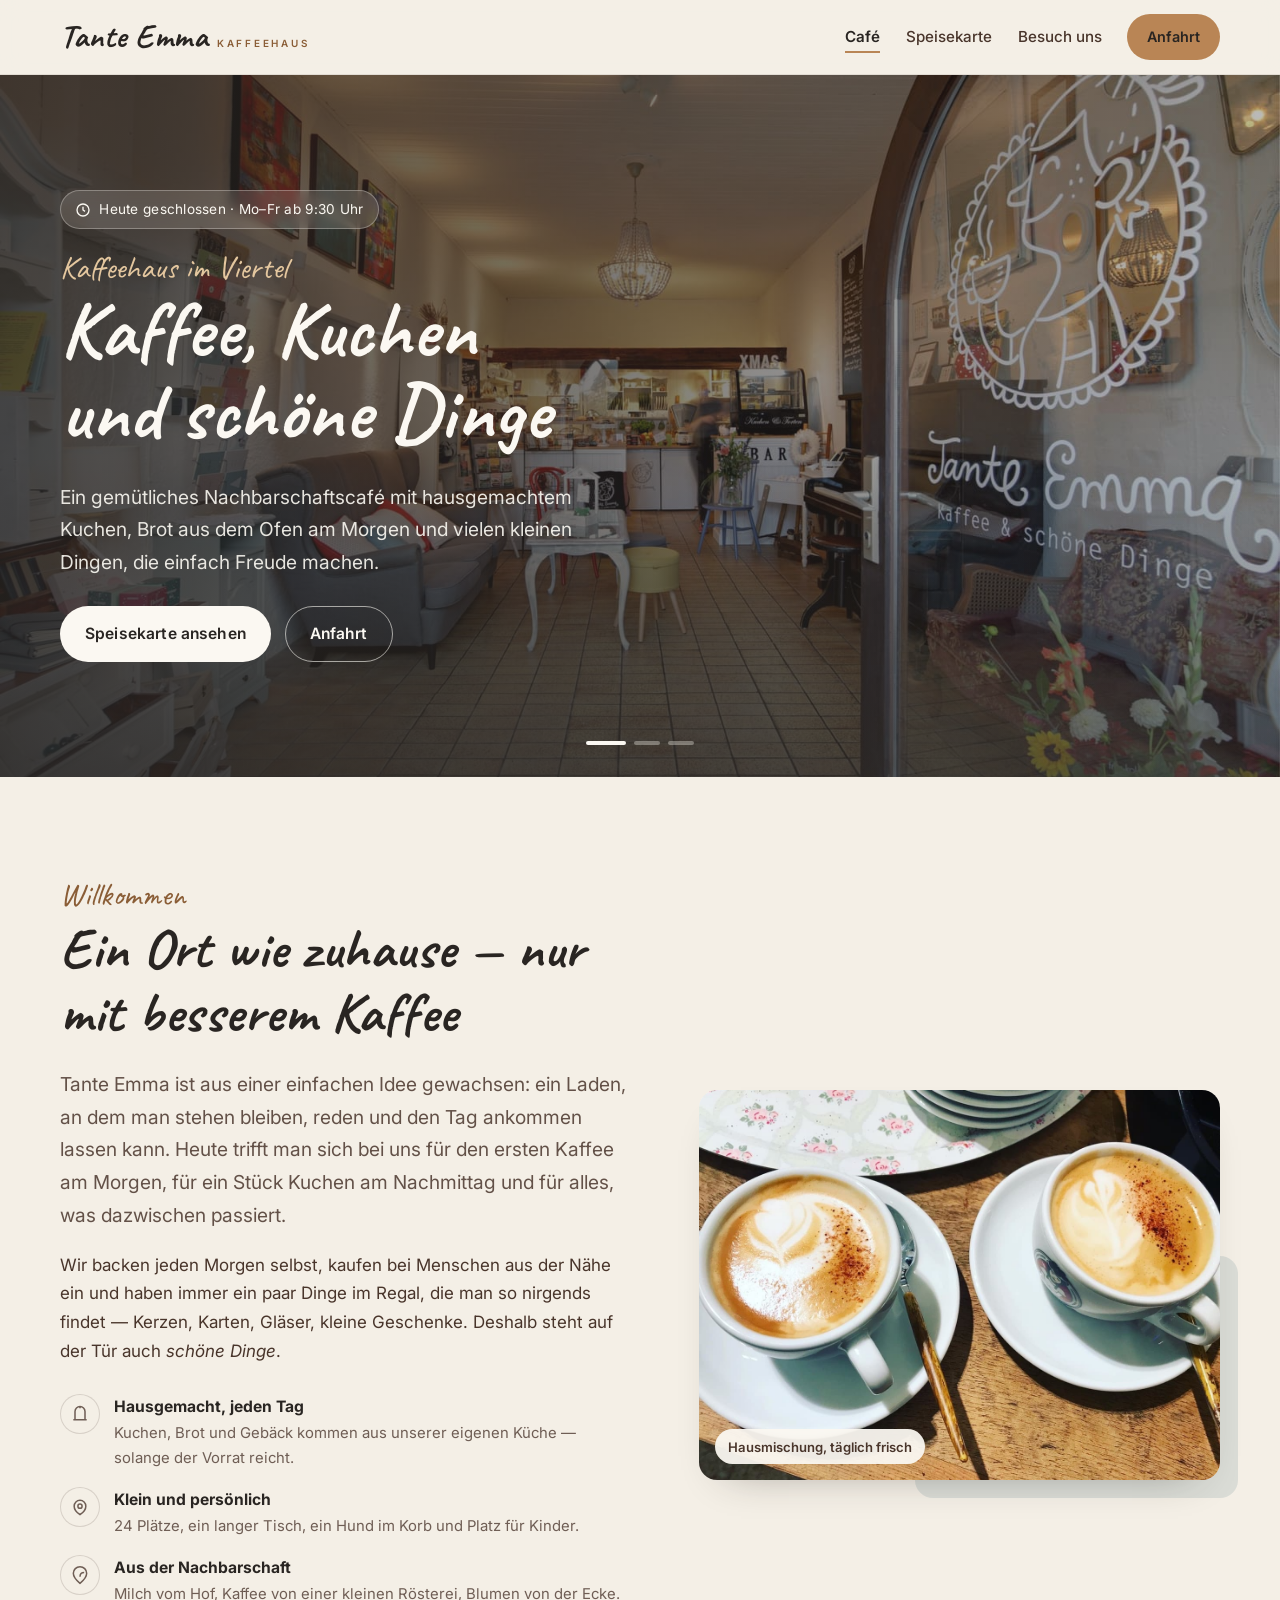
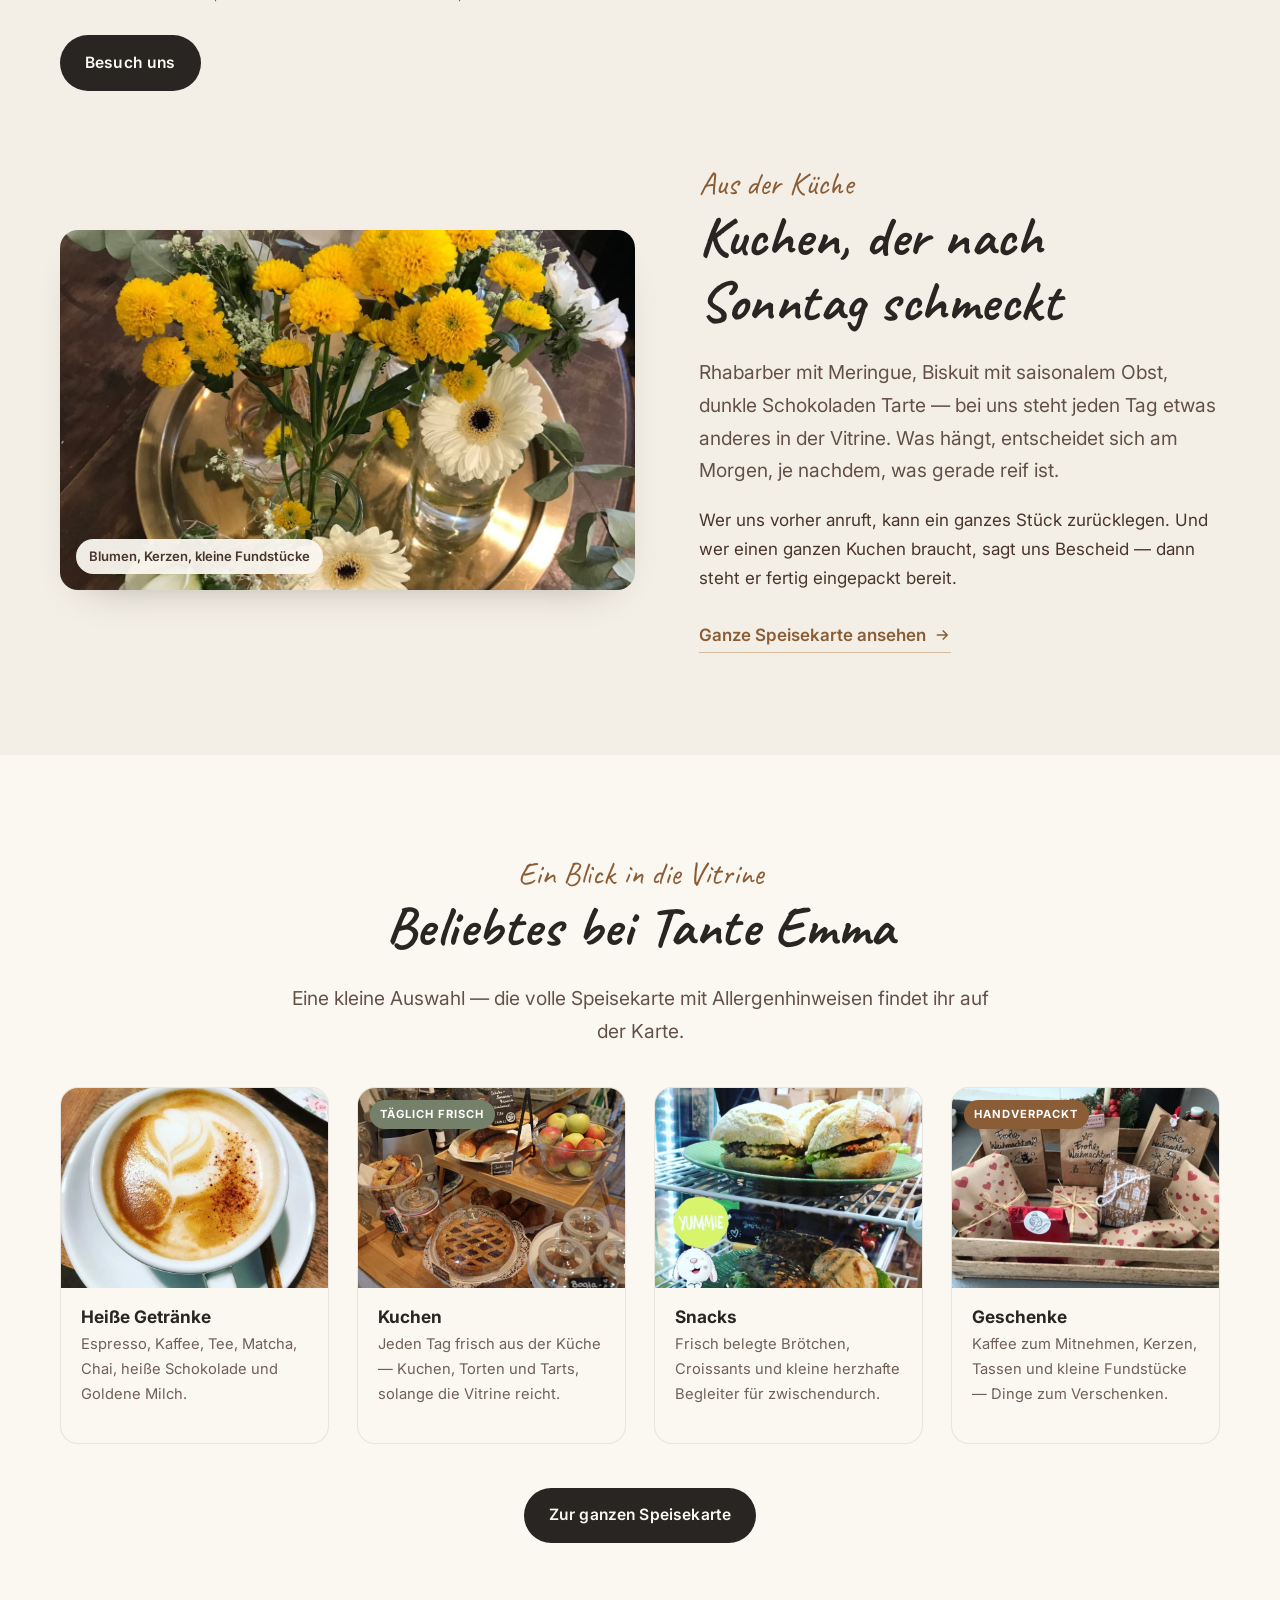
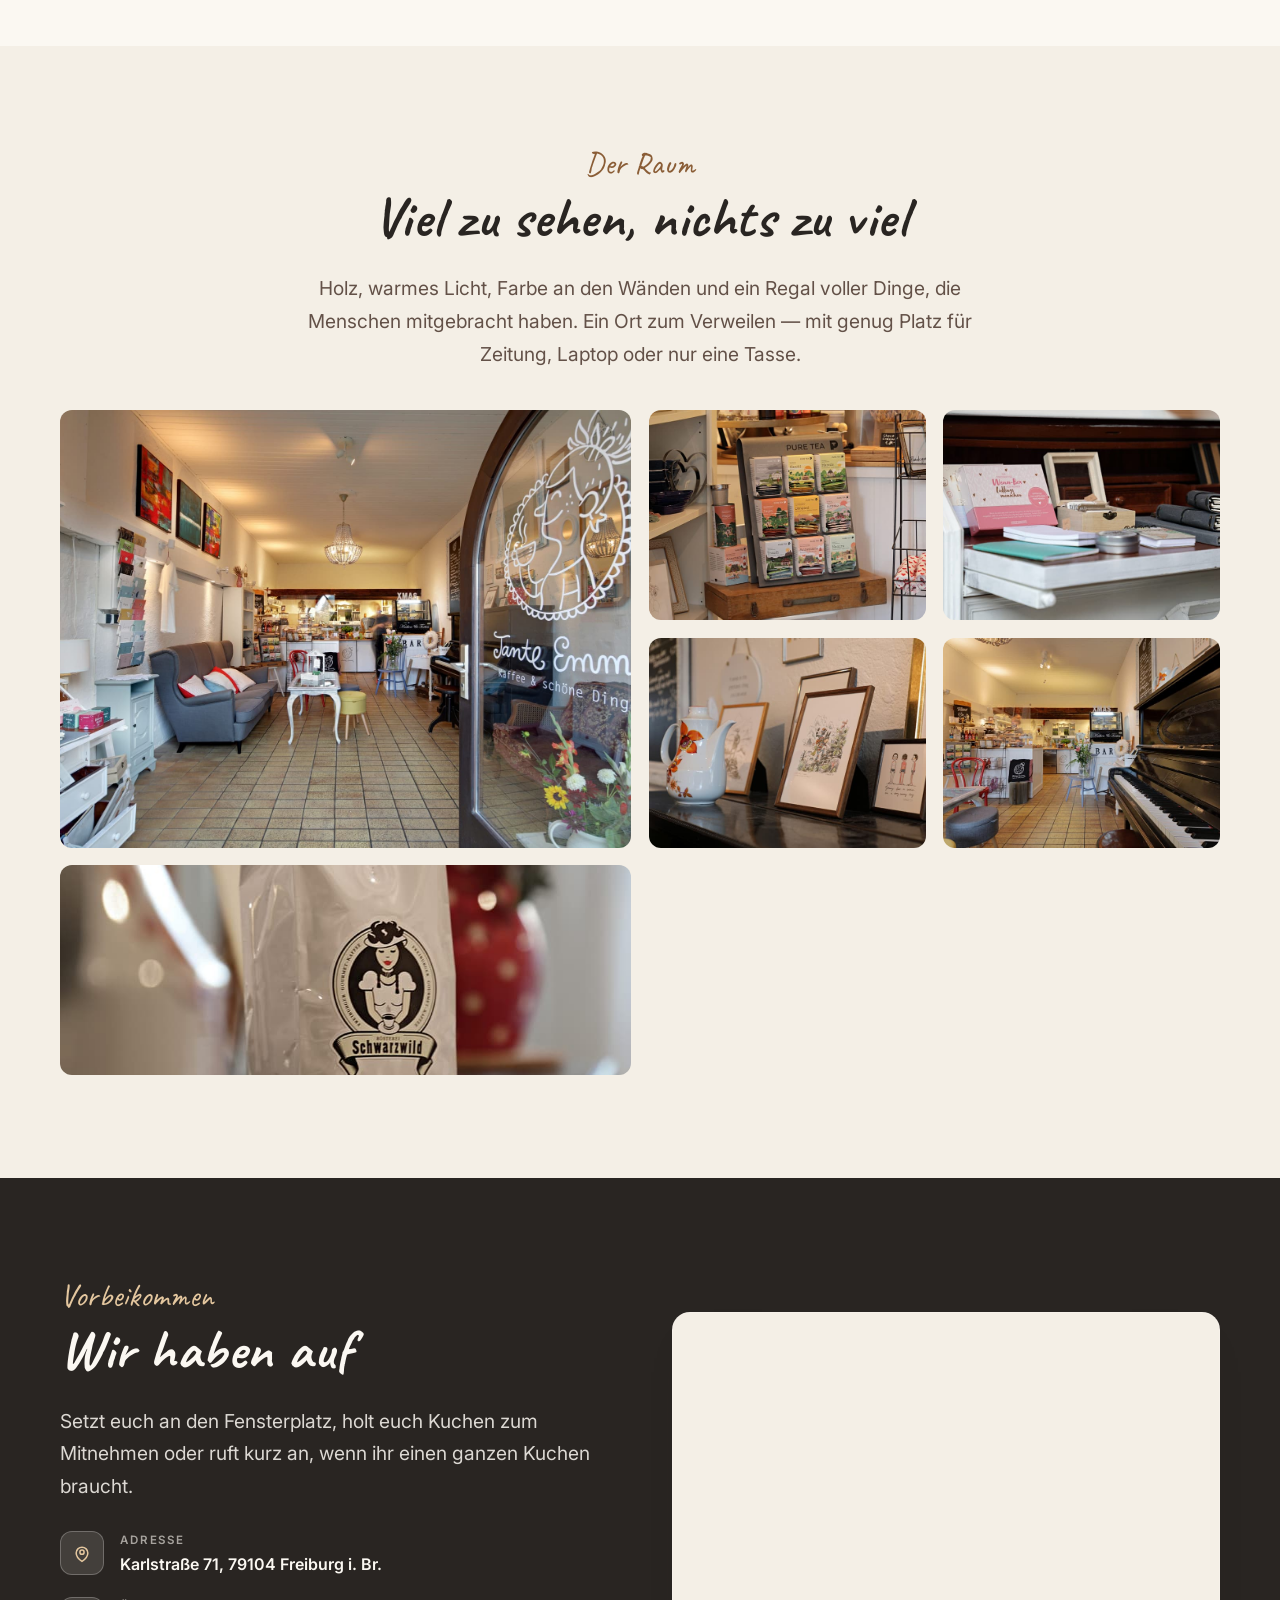
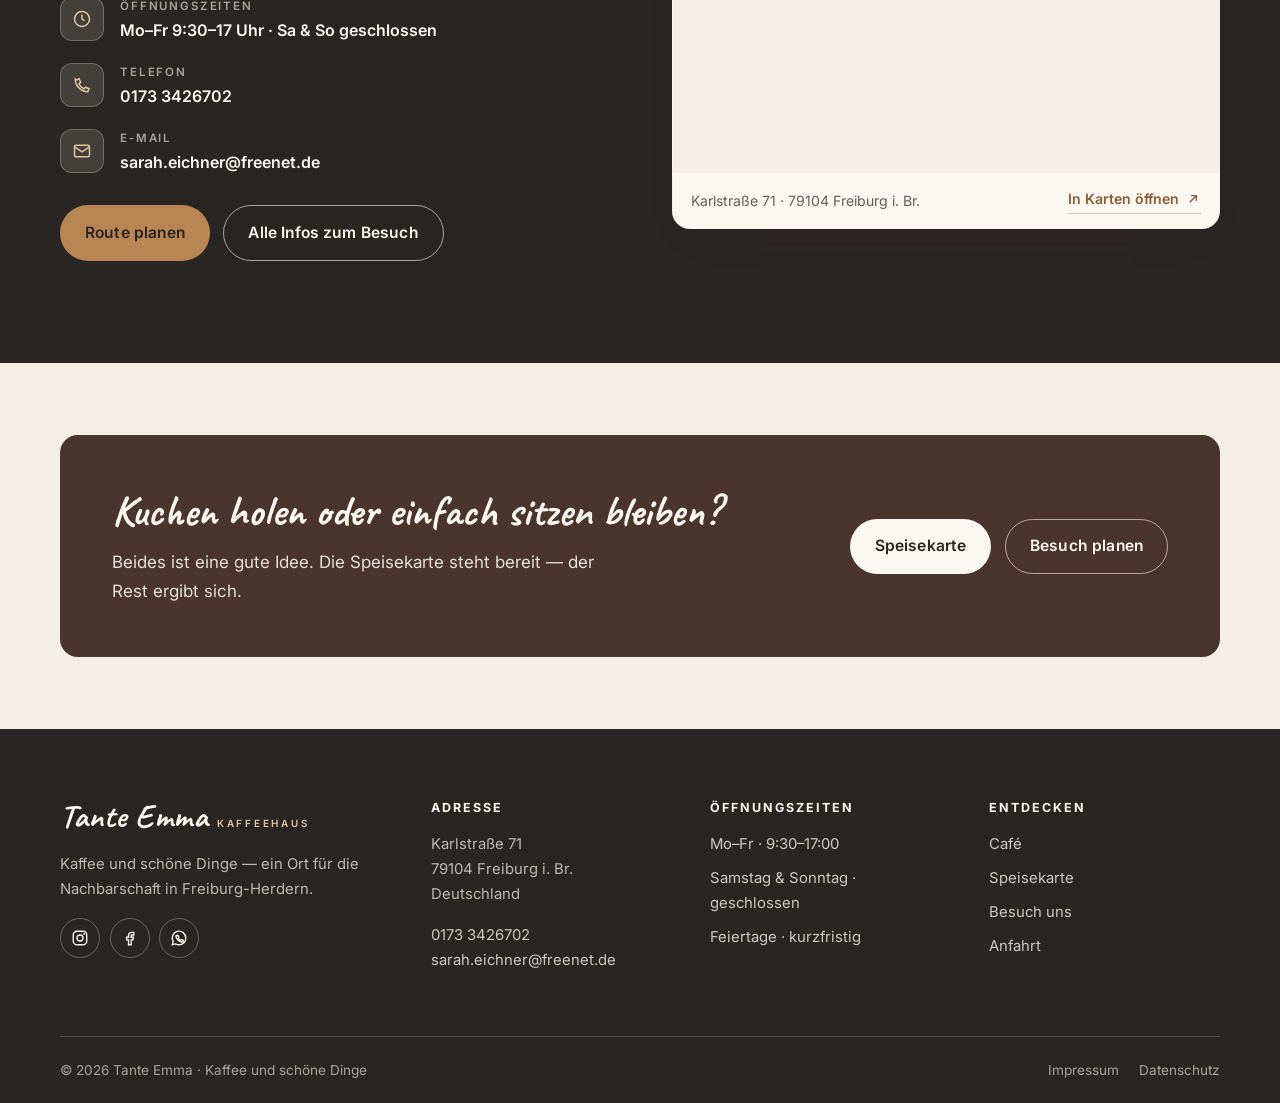
<file: index.html>
<!DOCTYPE html>
<html lang="de">
<head>
  <meta charset="utf-8">
  <meta name="viewport" content="width=device-width, initial-scale=1">
  <title>Tante Emma — Kaffee, Kuchen und schöne Dinge | Café in Freiburg</title>
  <meta name="description" content="Tante Emma ist das gemütliche Nachbarschaftscafé in Freiburg-Herdern: hausgemachter Kuchen, Kaffee und schöne Dinge. Speisekarte, Öffnungszeiten und Anfahrt.">
  <link rel="canonical" href="https://tante-emma-freiburg.de/">
  <meta name="theme-color" content="#F4EFE6">

  <meta property="og:type" content="website">
  <meta property="og:locale" content="de_DE">
  <meta property="og:site_name" content="Tante Emma">
  <meta property="og:title" content="Tante Emma — Kaffee, Kuchen und schöne Dinge">
  <meta property="og:description" content="Hausgemachter Kuchen, frisch gebackenes Brot und guter Kaffee im Nachbarschaftscafé.">
  <meta property="og:image" content="assets/img/hero-interior.jpg">
  <meta name="twitter:card" content="summary_large_image">

  <link rel="icon" href="favicon.svg" type="image/svg+xml">

  <link rel="preconnect" href="https://fonts.googleapis.com">
  <link rel="preconnect" href="https://fonts.gstatic.com" crossorigin>
  <link href="https://fonts.googleapis.com/css2?family=Caveat:wght@500;600;700&family=Inter:wght@400;500;600;700&display=swap" rel="stylesheet">

  <link rel="stylesheet" href="assets/css/styles.css">

  <script type="application/ld+json">
  {
    "@context": "https://schema.org",
    "@type": "CafeOrCoffeeShop",
    "name": "Tante Emma",
    "description": "Nachbarschaftscafé in Freiburg-Herdern mit Kuchen, Kaffee und schönen Dingen.",
    "url": "https://tante-emma-freiburg.de/",
    "image": "assets/img/hero-interior.jpg",
    "servesCuisine": ["Kaffee", "Kuchen", "Gebäck"],
    "priceRange": "€€",
    "telephone": "+49 173 3426702",
    "email": "sarah.eichner@freenet.de",
    "address": {
      "@type": "PostalAddress",
      "streetAddress": "Karlstraße 71",
      "postalCode": "79104",
      "addressLocality": "Freiburg im Breisgau",
      "addressCountry": "DE"
    },
    "geo": { "@type": "GeoCoordinates", "latitude": 48.0046043, "longitude": 7.8573612 },
    "hasMap": "https://www.google.com/maps/dir/?api=1&destination=Karlstra%C3%9Fe+71%2C+79104+Freiburg",
    "openingHoursSpecification": [
      { "@type": "OpeningHoursSpecification", "dayOfWeek": ["Monday","Tuesday","Wednesday","Thursday","Friday"], "opens": "09:30", "closes": "17:00" }
    ],
    "sameAs": ["https://www.instagram.com/tante_emma_freiburg/", "https://www.facebook.com/tanteemmafreiburg"]
  }
  </script>
</head>
<body>
  <a class="skip-link" href="#inhalt">Zum Inhalt springen</a>

  <header class="site-header">
    <div class="wrap header-inner">
      <a class="brand" href="index.html">
        <span class="brand__mark">Tante Emma</span>
        <span class="brand__sub">Kaffeehaus</span>
      </a>

      <button class="nav-toggle" type="button" aria-expanded="false" aria-controls="hauptnavigation" aria-label="Menü öffnen">
        <span></span><span></span><span></span>
      </button>

      <nav class="nav" id="hauptnavigation" aria-label="Hauptnavigation">
        <ul class="nav__list">
          <li><a class="nav__link" href="index.html" aria-current="page">Café</a></li>
          <li><a class="nav__link" href="speisekarte.html">Speisekarte</a></li>
          <li><a class="nav__link" href="besuch-uns.html">Besuch uns</a></li>
          <li class="header-cta"><a class="btn btn--honey" href="https://www.google.com/maps/dir/?api=1&amp;destination=Karlstra%C3%9Fe+71%2C+79104+Freiburg" target="_blank" rel="noopener">Anfahrt</a></li>
        </ul>
      </nav>
    </div>
  </header>

  <main id="inhalt">

    <!-- ============ HERO ============ -->
    <section class="hero" data-hero aria-label="Willkommen bei Tante Emma">
      <div class="hero__media" aria-hidden="true">
        <img data-hero-slide class="is-active" src="assets/img/hero-interior.jpg" alt="" width="1600" height="1067" fetchpriority="high">
        <img data-hero-slide src="assets/img/hero-cake.jpg" alt="" width="1600" height="1184" loading="lazy">
        <img data-hero-slide src="assets/img/hero-window.jpg" alt="" width="1600" height="1128" loading="lazy">
      </div>
      <div class="hero__scrim" aria-hidden="true"></div>

      <div class="wrap hero__content">
        <span class="hero__badge" data-hours-badge>
          <svg width="16" height="16" viewBox="0 0 24 24" fill="none" stroke="currentColor" stroke-width="2" aria-hidden="true"><circle cx="12" cy="12" r="9"/><path d="M12 7v5l3 2"/></svg>
          <span data-hours-badge-text>Mo–Fr 9:30–17 Uhr</span>
        </span>
        <p class="eyebrow">Kaffeehaus im Viertel</p>
        <h1 class="hero__title">Kaffee, Kuchen und schöne Dinge</h1>
        <p class="hero__text">
          Ein gemütliches Nachbarschaftscafé mit hausgemachtem Kuchen, Brot aus dem
          Ofen am Morgen und vielen kleinen Dingen, die einfach Freude machen.
        </p>
        <div class="btn-row">
          <a class="btn btn--light" href="speisekarte.html">Speisekarte ansehen</a>
          <a class="btn btn--outline-light" href="https://www.google.com/maps/dir/?api=1&amp;destination=Karlstra%C3%9Fe+71%2C+79104+Freiburg" target="_blank" rel="noopener">Anfahrt</a>
        </div>
      </div>

      <div class="hero__dots" role="group" aria-label="Bildauswahl">
        <button class="hero__dot" type="button" data-hero-dot aria-current="true" aria-label="Bild 1 von 3 anzeigen"></button>
        <button class="hero__dot" type="button" data-hero-dot aria-current="false" aria-label="Bild 2 von 3 anzeigen"></button>
        <button class="hero__dot" type="button" data-hero-dot aria-current="false" aria-label="Bild 3 von 3 anzeigen"></button>
      </div>
    </section>

    <!-- ============ VORSTELLUNG ============ -->
    <section class="section" aria-labelledby="vita-titel">
      <div class="wrap">
        <div class="intro-grid reveal">
          <div class="intro-copy">
            <p class="eyebrow">Willkommen</p>
            <h2 class="section-title" id="vita-titel">Ein Ort wie zuhause — nur mit besserem Kaffee</h2>
            <p class="lead">
              Tante Emma ist aus einer einfachen Idee gewachsen: ein Laden, an dem man
              stehen bleiben, reden und den Tag ankommen lassen kann. Heute trifft man
              sich bei uns für den ersten Kaffee am Morgen, für ein Stück Kuchen am
              Nachmittag und für alles, was dazwischen passiert.
            </p>
            <p>
              Wir backen jeden Morgen selbst, kaufen bei Menschen aus der Nähe ein und
              haben immer ein paar Dinge im Regal, die man so nirgends findet — Kerzen,
              Karten, Gläser, kleine Geschenke. Deshalb steht auf der Tür auch
              <em>schöne Dinge</em>.
            </p>

            <ul class="feature-list">
              <li>
                <span class="feature-list__icon" aria-hidden="true">
                  <svg width="20" height="20" viewBox="0 0 24 24" fill="none" stroke="currentColor" stroke-width="1.8"><path d="M4 19h16M6 19V9a6 6 0 0 1 12 0v10M12 3v2"/></svg>
                </span>
                <span>
                  <strong>Hausgemacht, jeden Tag</strong>
                  <span>Kuchen, Brot und Gebäck kommen aus unserer eigenen Küche — solange der Vorrat reicht.</span>
                </span>
              </li>
              <li>
                <span class="feature-list__icon" aria-hidden="true">
                  <svg width="20" height="20" viewBox="0 0 24 24" fill="none" stroke="currentColor" stroke-width="1.8"><path d="M12 21s-7-4.4-7-10a7 7 0 0 1 14 0c0 5.6-7 10-7 10z"/><circle cx="12" cy="11" r="2.5"/></svg>
                </span>
                <span>
                  <strong>Klein und persönlich</strong>
                  <span>24 Plätze, ein langer Tisch, ein Hund im Korb und Platz für Kinder.</span>
                </span>
              </li>
              <li>
                <span class="feature-list__icon" aria-hidden="true">
                  <svg width="20" height="20" viewBox="0 0 24 24" fill="none" stroke="currentColor" stroke-width="1.8"><path d="M12 22c5-4 8-8 8-12a8 8 0 1 0-16 0c0 4 3 8 8 12z"/><path d="M12 14c0-3 2-5 5-5"/></svg>
                </span>
                <span>
                  <strong>Aus der Nachbarschaft</strong>
                  <span>Milch vom Hof, Kaffee von einer kleinen Rösterei, Blumen von der Ecke.</span>
                </span>
              </li>
            </ul>

            <div class="btn-row">
              <a class="btn btn--primary" href="besuch-uns.html">Besuch uns</a>
            </div>
          </div>

          <div class="intro-media">
            <div class="frame-stack">
              <div class="frame">
                <img src="assets/img/detail-coffee.jpg" alt="Zwei Cappuccinos mit Latte Art auf dem Tisch" width="1200" height="960" loading="lazy">
                <span class="frame__caption">Hausmischung, täglich frisch</span>
              </div>
            </div>
          </div>
        </div>

        <div class="intro-grid intro-grid--flip reveal">
          <div class="intro-copy">
            <p class="eyebrow">Aus der Küche</p>
            <h2 class="section-title">Kuchen, der nach Sonntag schmeckt</h2>
            <p class="lead">
              Rhabarber mit Meringue, Biskuit mit saisonalem Obst, dunkle Schokoladen
              Tarte — bei uns steht jeden Tag etwas anderes in der Vitrine. Was hängt,
              entscheidet sich am Morgen, je nachdem, was gerade reif ist.
            </p>
            <p>
              Wer uns vorher anruft, kann ein ganzes Stück zurücklegen. Und wer einen
              ganzen Kuchen braucht, sagt uns Bescheid — dann steht er fertig
              eingepackt bereit.
            </p>
            <div class="btn-row">
              <a class="text-link" href="speisekarte.html">
                Ganze Speisekarte ansehen
                <svg width="18" height="18" viewBox="0 0 24 24" fill="none" stroke="currentColor" stroke-width="2" aria-hidden="true"><path d="M5 12h14M13 6l6 6-6 6"/></svg>
              </a>
            </div>
          </div>
          <div class="intro-media">
            <div class="frame frame--wide">
              <img src="assets/img/detail-flowers.jpg" alt="Gelbe und weiße Blumen in einer Messingvase" width="1200" height="1600" loading="lazy">
              <span class="frame__caption">Blumen, Kerzen, kleine Fundstücke</span>
            </div>
          </div>
        </div>
      </div>
    </section>

    <!-- ============ SPEISEKARTE-HIGHLIGHTS ============ -->
    <section class="section section--cream" aria-labelledby="karte-titel">
      <div class="wrap">
        <div class="center reveal">
          <p class="eyebrow">Ein Blick in die Vitrine</p>
          <h2 class="section-title" id="karte-titel">Beliebtes bei Tante Emma</h2>
          <p class="lead">Eine kleine Auswahl — die volle Speisekarte mit Allergenhinweisen findet ihr auf der Karte.</p>
        </div>

        <div class="card-grid" style="margin-top: 2.5rem;">
          <article class="card reveal">
            <div class="card__media">
              <img src="assets/img/card-latte.jpg" alt="Cappuccino mit Latte Art von oben in einer weißen Tasse" width="800" height="1000" loading="lazy">
            </div>
            <div class="card__body">
              <h3 class="card__title">Heiße Getränke</h3>
              <p class="card__text">Espresso, Kaffee, Tee, Matcha, Chai, heiße Schokolade und Goldene Milch.</p>
            </div>
          </article>

          <article class="card reveal">
            <div class="card__media">
              <span class="card__tag">Täglich frisch</span>
              <img src="assets/img/card-cake.jpg" alt="Vitrine mit Kuchen, Tarts und Obst auf Holztischen" width="800" height="600" loading="lazy">
            </div>
            <div class="card__body">
              <h3 class="card__title">Kuchen</h3>
              <p class="card__text">Jeden Tag frisch aus der Küche — Kuchen, Torten und Tarts, solange die Vitrine reicht.</p>
            </div>
          </article>

          <article class="card reveal">
            <div class="card__media">
              <img src="assets/img/card-bread.jpg" alt="Frisch belegte Brötchen auf einem grünen Teller" width="750" height="937" loading="lazy">
            </div>
            <div class="card__body">
              <h3 class="card__title">Snacks</h3>
              <p class="card__text">Frisch belegte Brötchen, Croissants und kleine herzhafte Begleiter für zwischendurch.</p>
            </div>
          </article>

          <article class="card reveal">
            <div class="card__media">
              <span class="card__tag card__tag--season">Handverpackt</span>
              <img src="assets/img/card-gifts.jpg" alt="Geschenke in einer Holzkiste: handverpackte Tüten und Boxen mit Herzchen-Motiv" width="800" height="600" loading="lazy">
            </div>
            <div class="card__body">
              <h3 class="card__title">Geschenke</h3>
              <p class="card__text">Kaffee zum Mitnehmen, Kerzen, Tassen und kleine Fundstücke — Dinge zum Verschenken.</p>
            </div>
          </article>
        </div>

        <div class="center" style="margin-top: 2.75rem;">
          <a class="btn btn--primary" href="speisekarte.html">Zur ganzen Speisekarte</a>
        </div>
      </div>
    </section>

    <!-- ============ DER RAUM ============ -->
    <section class="section" aria-labelledby="raum-titel">
      <div class="wrap">
        <div class="center reveal" style="margin-bottom: 2.5rem;">
          <p class="eyebrow">Der Raum</p>
          <h2 class="section-title" id="raum-titel">Viel zu sehen, nichts zu viel</h2>
          <p class="lead">
            Holz, warmes Licht, Farbe an den Wänden und ein Regal voller Dinge, die
            Menschen mitgebracht haben. Ein Ort zum Verweilen — mit genug Platz für
            Zeitung, Laptop oder nur eine Tasse.
          </p>
        </div>

        <div class="gallery reveal">
          <div class="gallery__item gallery__item--wide gallery__item--tall">
            <img src="assets/img/hero-interior.jpg" alt="Blick durch die Glastür in den Gastraum mit Sofa, Tischen und warmer Beleuchtung" width="1600" height="1067" loading="lazy">
          </div>
          <div class="gallery__item">
            <img src="assets/img/gallery-shelf.jpg" alt="Regal mit Teeboxen, Tassen und kleinen Waren" width="800" height="533" loading="lazy">
          </div>
          <div class="gallery__item">
            <img src="assets/img/gallery-table.jpg" alt="Weiße Kommode mit Büchern, Karten und kleinen Fundstücken" width="800" height="533" loading="lazy">
          </div>
          <div class="gallery__item">
            <img src="assets/img/gallery-art.jpg" alt="Gerahmte Bilder und eine geschmückte Teekanne auf einer Kommode" width="800" height="533" loading="lazy">
          </div>
          <div class="gallery__item">
            <img src="assets/img/gallery-corner.jpg" alt="Gastraum mit altem Klavier und Blick auf die Theke" width="800" height="533" loading="lazy">
          </div>
          <div class="gallery__item gallery__item--wide">
            <img src="assets/img/gallery-counter.jpg" alt="Kaffeebeutel mit Tante-Emma-Logo auf einem Tisch" width="800" height="1200" loading="lazy">
          </div>
        </div>
      </div>
    </section>

    <!-- ============ BESUCH ============ -->
    <section class="section visit" aria-labelledby="besuch-titel">
      <div class="wrap visit__inner">
        <div class="visit__info reveal">
          <p class="eyebrow">Vorbeikommen</p>
          <h2 class="section-title" id="besuch-titel">Wir haben auf</h2>
          <p class="lead" style="color: rgba(251,248,242,.85);">
            Setzt euch an den Fensterplatz, holt euch Kuchen zum Mitnehmen oder ruft
            kurz an, wenn ihr einen ganzen Kuchen braucht.
          </p>

          <ul class="info-list">
            <li>
              <span class="info-list__icon" aria-hidden="true">
                <svg width="20" height="20" viewBox="0 0 24 24" fill="none" stroke="currentColor" stroke-width="1.8"><path d="M12 22s-7-4.4-7-10a7 7 0 0 1 14 0c0 5.6-7 10-7 10z"/><circle cx="12" cy="11" r="2.5"/></svg>
              </span>
              <span>
                <span class="info-list__label">Adresse</span>
                <a class="info-list__value" href="https://www.google.com/maps/dir/?api=1&amp;destination=Karlstra%C3%9Fe+71%2C+79104+Freiburg" target="_blank" rel="noopener">Karlstraße 71, 79104 Freiburg i. Br.</a>
              </span>
            </li>
            <li>
              <span class="info-list__icon" aria-hidden="true">
                <svg width="20" height="20" viewBox="0 0 24 24" fill="none" stroke="currentColor" stroke-width="1.8"><circle cx="12" cy="12" r="9"/><path d="M12 7v5l3 2"/></svg>
              </span>
              <span>
                <span class="info-list__label">Öffnungszeiten</span>
                <span class="info-list__value">Mo–Fr 9:30–17 Uhr · Sa &amp; So geschlossen</span>
              </span>
            </li>
            <li>
              <span class="info-list__icon" aria-hidden="true">
                <svg width="20" height="20" viewBox="0 0 24 24" fill="none" stroke="currentColor" stroke-width="1.8"><path d="M4 5c0 8.3 6.7 15 15 15l1.5-3.5-4.3-1.8-2 2A13.6 13.6 0 0 1 8.3 10.8l2-2L8.5 4.5 5 6z"/></svg>
              </span>
              <span>
                <span class="info-list__label">Telefon</span>
                <a class="info-list__value" href="tel:+491733426702">0173 3426702</a>
              </span>
            </li>
            <li>
              <span class="info-list__icon" aria-hidden="true">
                <svg width="20" height="20" viewBox="0 0 24 24" fill="none" stroke="currentColor" stroke-width="1.8"><rect x="3" y="5" width="18" height="14" rx="2"/><path d="m3 7 9 6 9-6"/></svg>
              </span>
              <span>
                <span class="info-list__label">E-Mail</span>
                <a class="info-list__value" href="mailto:sarah.eichner@freenet.de">sarah.eichner@freenet.de</a>
              </span>
            </li>
          </ul>

          <div class="btn-row">
            <a class="btn btn--honey" href="https://www.google.com/maps/dir/?api=1&amp;destination=Karlstra%C3%9Fe+71%2C+79104+Freiburg" target="_blank" rel="noopener">Route planen</a>
            <a class="btn btn--outline-light" href="besuch-uns.html">Alle Infos zum Besuch</a>
          </div>
        </div>

        <div class="map-card reveal">
          <iframe
            title="Karte mit dem Standort von Tante Emma, Karlstraße 71, Freiburg"
            src="https://www.openstreetmap.org/export/embed.html?bbox=9.9644%2C53.5587%2C9.9944%2C53.5687&amp;layer=mapnik&amp;marker=53.5637%2C9.9794"
            loading="lazy"></iframe>
          <div class="map-card__footer">
            <span>Karlstraße 71 · 79104 Freiburg i. Br.</span>
            <a class="text-link" href="https://www.google.com/maps/dir/?api=1&amp;destination=Karlstra%C3%9Fe+71%2C+79104+Freiburg" target="_blank" rel="noopener">
              In Karten öffnen
              <svg width="16" height="16" viewBox="0 0 24 24" fill="none" stroke="currentColor" stroke-width="2" aria-hidden="true"><path d="M7 17 17 7M9 7h8v8"/></svg>
            </a>
          </div>
        </div>
      </div>
    </section>

    <!-- ============ CTA ============ -->
    <section class="section section--tight" aria-label="Einladung">
      <div class="wrap">
        <div class="cta-band reveal">
          <div>
            <h2>Kuchen holen oder einfach sitzen bleiben?</h2>
            <p>Beides ist eine gute Idee. Die Speisekarte steht bereit — der Rest ergibt sich.</p>
          </div>
          <div class="btn-row">
            <a class="btn btn--light" href="speisekarte.html">Speisekarte</a>
            <a class="btn btn--outline-light" href="besuch-uns.html">Besuch planen</a>
          </div>
        </div>
      </div>
    </section>

  </main>

  <footer class="site-footer">
    <div class="wrap footer-grid">
      <div class="footer-col">
        <a class="brand" href="index.html">
          <span class="brand__mark">Tante Emma</span>
          <span class="brand__sub">Kaffeehaus</span>
        </a>
        <p style="margin-top: 1rem; max-width: 34ch;">
          Kaffee und schöne Dinge — ein Ort für die Nachbarschaft in Freiburg-Herdern.
        </p>
        <div class="social-list">
          <a href="https://www.instagram.com/tante_emma_freiburg/" target="_blank" rel="noopener" aria-label="Tante Emma auf Instagram">
            <svg width="18" height="18" viewBox="0 0 24 24" fill="none" stroke="currentColor" stroke-width="1.8" aria-hidden="true"><rect x="3" y="3" width="18" height="18" rx="5"/><circle cx="12" cy="12" r="4"/><circle cx="17.5" cy="6.5" r="1.2" fill="currentColor" stroke="none"/></svg>
          </a>
          <a href="https://www.facebook.com/tanteemmafreiburg" target="_blank" rel="noopener" aria-label="Tante Emma auf Facebook">
            <svg width="18" height="18" viewBox="0 0 24 24" fill="none" stroke="currentColor" stroke-width="1.8" aria-hidden="true"><path d="M14 8h3V4.5h-3A4 4 0 0 0 10 8.5V11H7.5v3.5H10V21h3.5v-6.5H16l.5-3.5h-3V9a1 1 0 0 1 1-1z"/></svg>
          </a>
          <a href="https://wa.me/491733426702" target="_blank" rel="noopener" aria-label="Tante Emma auf WhatsApp">
            <svg width="18" height="18" viewBox="0 0 24 24" fill="none" stroke="currentColor" stroke-width="1.8" aria-hidden="true"><path d="M21 12a9 9 0 0 1-13.4 7.8L3 21l1.3-4.4A9 9 0 1 1 21 12z"/><path d="M8.8 9.2c.3-.6.6-.6.9-.6h.6c.2 0 .5 0 .7.5l.7 1.7c.1.3 0 .5-.1.7l-.4.5c-.1.2-.2.3 0 .6.3.4.8 1 1.6 1.6.6.5 1 .7 1.2.8.3.1.4 0 .6-.1l.6-.7c.2-.2.4-.2.6-.1l1.6.8c.3.1.4.3.4.5 0 .6-.4 1.4-1 1.7-.5.3-1.3.4-2.4 0-1.4-.5-3-1.5-4.3-2.9-1.1-1.2-1.9-2.6-2.1-3.7-.2-.9 0-1.5.3-1.8z"/></svg>
          </a>
        </div>
      </div>

      <div class="footer-col">
        <h3>Adresse</h3>
        <p>
          Karlstraße 71<br>
          79104 Freiburg i. Br.<br>
          Deutschland
        </p>
        <p>
          <a href="tel:+491733426702">0173 3426702</a><br>
          <a href="mailto:sarah.eichner@freenet.de">sarah.eichner@freenet.de</a>
        </p>
      </div>

      <div class="footer-col">
        <h3>Öffnungszeiten</h3>
        <ul>
          <li>Mo–Fr · 9:30–17:00</li>
          <li>Samstag &amp; Sonntag · geschlossen</li>
          <li>Feiertage · kurzfristig</li>
        </ul>
      </div>

      <div class="footer-col">
        <h3>Entdecken</h3>
        <ul>
          <li><a href="index.html">Café</a></li>
          <li><a href="speisekarte.html">Speisekarte</a></li>
          <li><a href="besuch-uns.html">Besuch uns</a></li>
          <li><a href="https://www.google.com/maps/dir/?api=1&amp;destination=Karlstra%C3%9Fe+71%2C+79104+Freiburg" target="_blank" rel="noopener">Anfahrt</a></li>
        </ul>
      </div>
    </div>

    <div class="wrap footer-bottom">
      <p style="margin:0;">© <span data-year>2026</span> Tante Emma · Kaffee und schöne Dinge</p>
      <ul>
        <li><a href="impressum.html">Impressum</a></li>
        <li><a href="datenschutz.html">Datenschutz</a></li>
      </ul>
    </div>
  </footer>

  <script src="assets/js/main.js"></script>
</body>
</html>
</file>
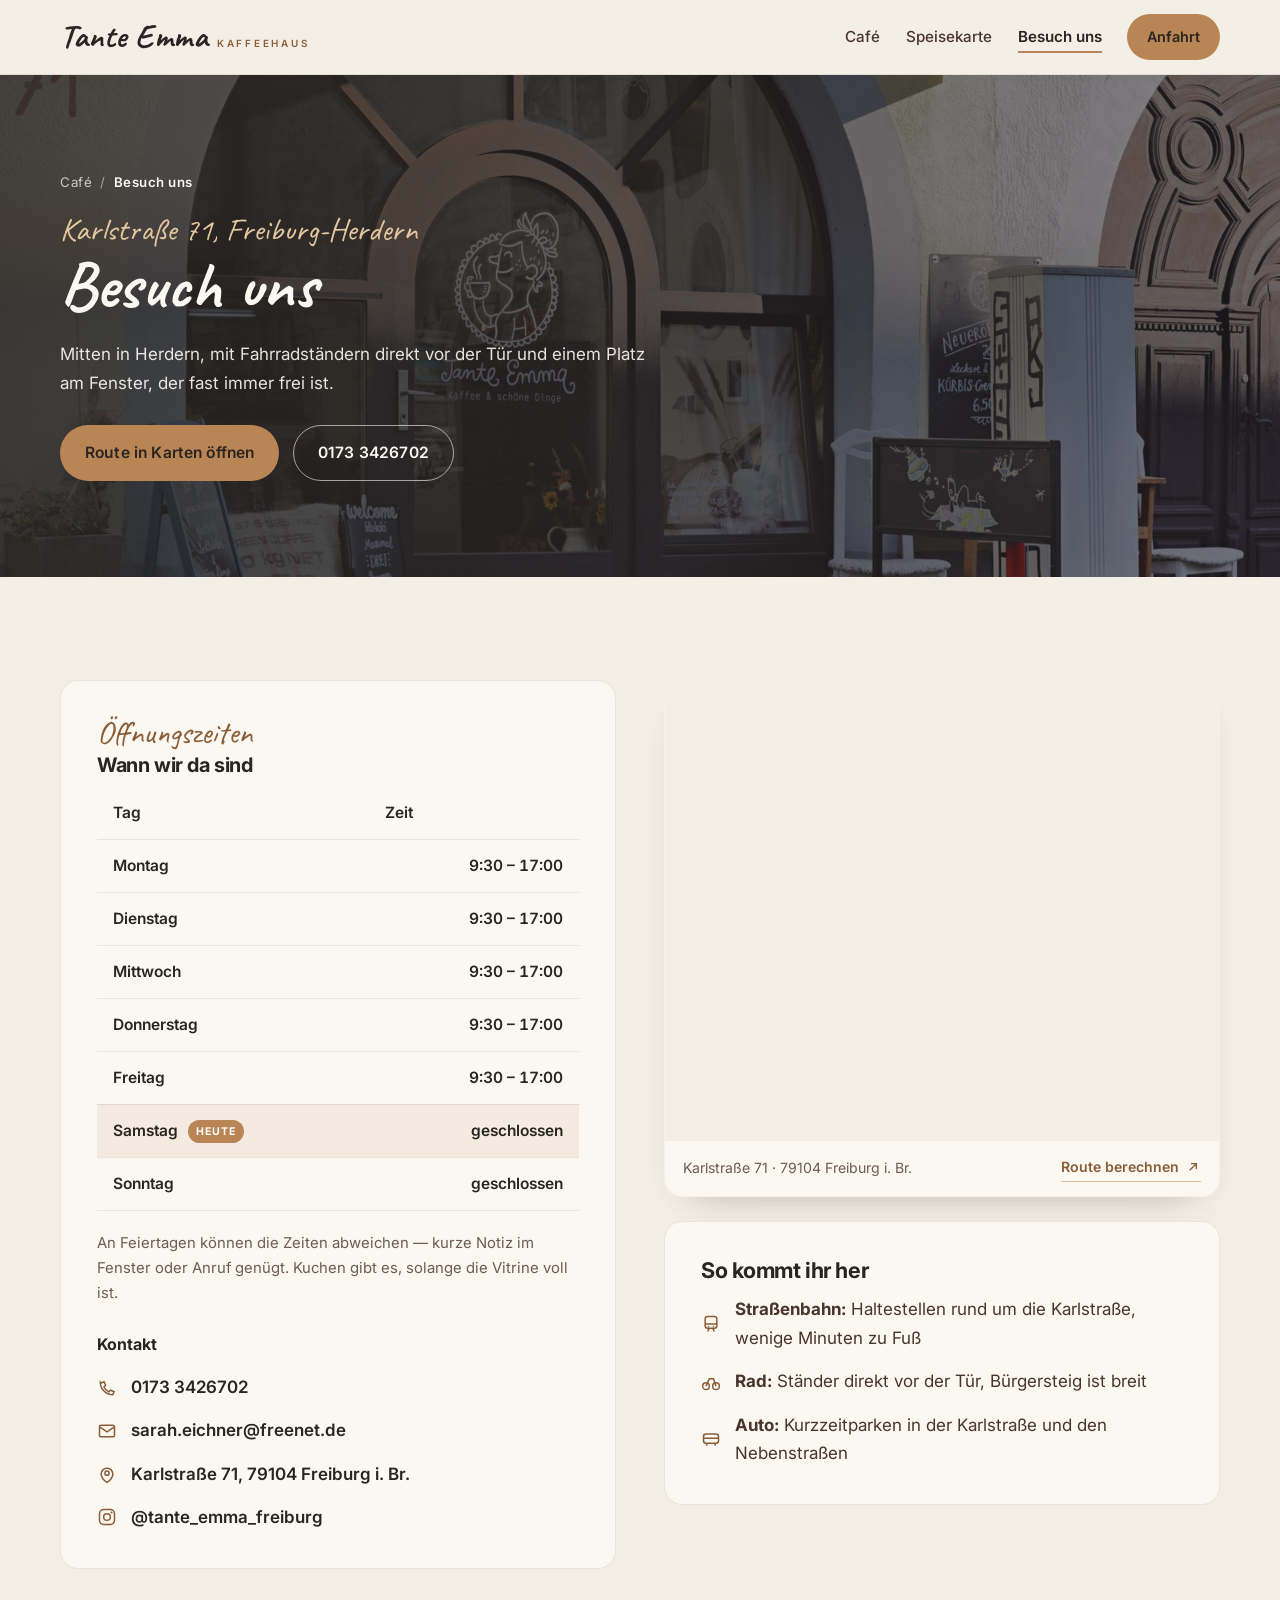
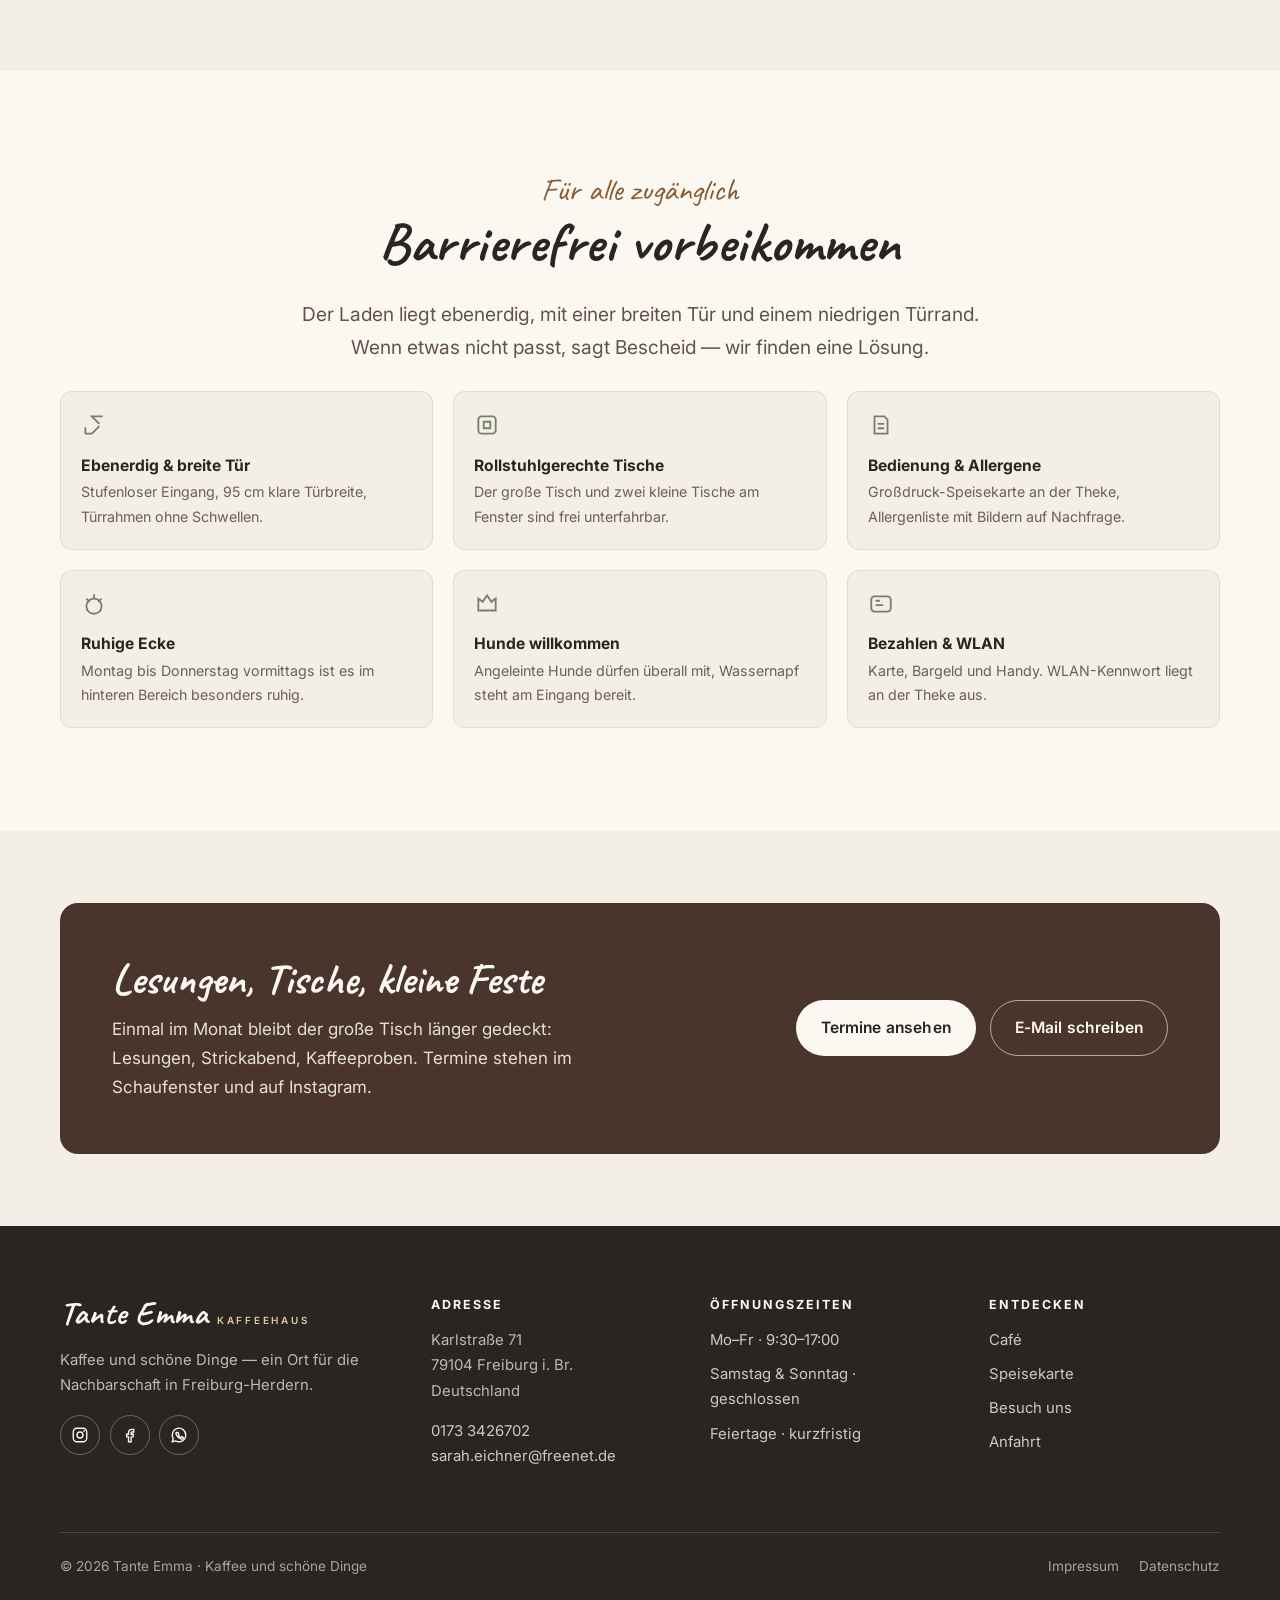
<file: besuch-uns.html>
<!DOCTYPE html>
<html lang="de">
<head>
  <meta charset="utf-8">
  <meta name="viewport" content="width=device-width, initial-scale=1">
  <title>Besuch uns — Tante Emma | Adresse, Öffnungszeiten &amp; Anfahrt</title>
  <meta name="description" content="Tante Emma in der Karlstraße 71, Freiburg-Herdern: Öffnungszeiten, Anfahrt, Barrierefreiheit, Kontakt und Karte.">
  <link rel="canonical" href="https://tante-emma-freiburg.de/besuch-uns.html">
  <meta name="theme-color" content="#F4EFE6">

  <meta property="og:type" content="website">
  <meta property="og:locale" content="de_DE">
  <meta property="og:site_name" content="Tante Emma">
  <meta property="og:title" content="Besuch uns — Tante Emma">
  <meta property="og:description" content="Adresse, Öffnungszeiten, Karte und alles, was ihr für den Besuch braucht.">
  <meta property="og:image" content="assets/img/hero-window.jpg">
  <meta name="twitter:card" content="summary_large_image">

  <link rel="icon" href="favicon.svg" type="image/svg+xml">

  <link rel="preconnect" href="https://fonts.googleapis.com">
  <link rel="preconnect" href="https://fonts.gstatic.com" crossorigin>
  <link href="https://fonts.googleapis.com/css2?family=Caveat:wght@500;600;700&family=Inter:wght@400;500;600;700&display=swap" rel="stylesheet">

  <link rel="stylesheet" href="assets/css/styles.css">
</head>
<body>
  <a class="skip-link" href="#inhalt">Zum Inhalt springen</a>

  <header class="site-header">
    <div class="wrap header-inner">
      <a class="brand" href="index.html">
        <span class="brand__mark">Tante Emma</span>
        <span class="brand__sub">Kaffeehaus</span>
      </a>

      <button class="nav-toggle" type="button" aria-expanded="false" aria-controls="hauptnavigation" aria-label="Menü öffnen">
        <span></span><span></span><span></span>
      </button>

      <nav class="nav" id="hauptnavigation" aria-label="Hauptnavigation">
        <ul class="nav__list">
          <li><a class="nav__link" href="index.html">Café</a></li>
          <li><a class="nav__link" href="speisekarte.html">Speisekarte</a></li>
          <li><a class="nav__link" href="besuch-uns.html" aria-current="page">Besuch uns</a></li>
          <li class="header-cta"><a class="btn btn--honey" href="https://www.google.com/maps/dir/?api=1&amp;destination=Karlstra%C3%9Fe+71%2C+79104+Freiburg" target="_blank" rel="noopener">Anfahrt</a></li>
        </ul>
      </nav>
    </div>
  </header>

  <main id="inhalt">

    <section class="page-hero">
      <div class="page-hero__media" aria-hidden="true">
        <img src="assets/img/hero-window.jpg" alt="" width="1600" height="1128" fetchpriority="high">
      </div>
      <div class="page-hero__scrim" aria-hidden="true"></div>
      <div class="wrap">
        <ol class="breadcrumb">
          <li><a href="index.html">Café</a></li>
          <li><span aria-current="page">Besuch uns</span></li>
        </ol>
        <p class="eyebrow">Karlstraße 71, Freiburg-Herdern</p>
        <h1>Besuch uns</h1>
        <p>
          Mitten in Herdern, mit Fahrradständern direkt vor der Tür und
          einem Platz am Fenster, der fast immer frei ist.
        </p>
        <div class="btn-row">
          <a class="btn btn--honey" href="https://www.google.com/maps/dir/?api=1&amp;destination=Karlstra%C3%9Fe+71%2C+79104+Freiburg" target="_blank" rel="noopener">Route in Karten öffnen</a>
          <a class="btn btn--outline-light" href="tel:+491733426702">0173 3426702</a>
        </div>
      </div>
    </section>

    <!-- Zeiten & Kontakt -->
    <section class="section" aria-labelledby="zeiten-titel">
      <div class="wrap two-col">
        <div class="info-panel reveal">
          <p class="eyebrow">Öffnungszeiten</p>
          <h2 class="section-title--sans" id="zeiten-titel">Wann wir da sind</h2>

          <table class="hours-table">
            <caption class="sr-only">Öffnungszeiten von Tante Emma nach Wochentag</caption>
            <thead>
              <tr><th scope="col">Tag</th><th scope="col">Zeit</th></tr>
            </thead>
            <tbody data-hours>
              <tr data-day="0"><th scope="row">Montag</th><td>9:30 – 17:00</td></tr>
              <tr data-day="1"><th scope="row">Dienstag</th><td>9:30 – 17:00</td></tr>
              <tr data-day="2"><th scope="row">Mittwoch</th><td>9:30 – 17:00</td></tr>
              <tr data-day="3"><th scope="row">Donnerstag</th><td>9:30 – 17:00</td></tr>
              <tr data-day="4"><th scope="row">Freitag</th><td>9:30 – 17:00</td></tr>
              <tr data-day="5"><th scope="row">Samstag</th><td>geschlossen</td></tr>
              <tr data-day="6"><th scope="row">Sonntag</th><td>geschlossen</td></tr>
            </tbody>
          </table>

          <p style="margin-top: 1.25rem; font-size: .93rem; color: rgba(73,53,43,.8);">
            An Feiertagen können die Zeiten abweichen — kurze Notiz im Fenster oder
            Anruf genügt. Kuchen gibt es, solange die Vitrine voll ist.
          </p>

          <h3>Kontakt</h3>
          <ul class="contact-list">
            <li>
              <svg width="20" height="20" viewBox="0 0 24 24" fill="none" stroke="currentColor" stroke-width="1.8" aria-hidden="true"><path d="M4 5c0 8.3 6.7 15 15 15l1.5-3.5-4.3-1.8-2 2A13.6 13.6 0 0 1 8.3 10.8l2-2L8.5 4.5 5 6z"/></svg>
              <a href="tel:+491733426702">0173 3426702</a>
            </li>
            <li>
              <svg width="20" height="20" viewBox="0 0 24 24" fill="none" stroke="currentColor" stroke-width="1.8" aria-hidden="true"><rect x="3" y="5" width="18" height="14" rx="2"/><path d="m3 7 9 6 9-6"/></svg>
              <a href="mailto:sarah.eichner@freenet.de">sarah.eichner@freenet.de</a>
            </li>
            <li>
              <svg width="20" height="20" viewBox="0 0 24 24" fill="none" stroke="currentColor" stroke-width="1.8" aria-hidden="true"><path d="M12 22s-7-4.4-7-10a7 7 0 0 1 14 0c0 5.6-7 10-7 10z"/><circle cx="12" cy="11" r="2.5"/></svg>
              <a href="https://www.google.com/maps/dir/?api=1&amp;destination=Karlstra%C3%9Fe+71%2C+79104+Freiburg" target="_blank" rel="noopener">Karlstraße 71, 79104 Freiburg i. Br.</a>
            </li>
            <li>
              <svg width="20" height="20" viewBox="0 0 24 24" fill="none" stroke="currentColor" stroke-width="1.8" aria-hidden="true"><rect x="3" y="3" width="18" height="18" rx="5"/><circle cx="12" cy="12" r="4"/><circle cx="17.5" cy="6.5" r="1.2" fill="currentColor" stroke="none"/></svg>
              <a href="https://www.instagram.com/tante_emma_freiburg/" target="_blank" rel="noopener">@tante_emma_freiburg</a>
            </li>
          </ul>
        </div>

        <div class="reveal">
          <div class="map-card">
            <iframe
              title="Karte mit dem Standort von Tante Emma, Karlstraße 71, Freiburg"
              src="https://www.openstreetmap.org/export/embed.html?bbox=7.8494%2C48.0006%2C7.8654%2C48.0086&amp;layer=mapnik&amp;marker=48.0046043%2C7.8573612"
              loading="lazy"></iframe>
            <div class="map-card__footer">
              <span>Karlstraße 71 · 79104 Freiburg i. Br.</span>
              <a class="text-link" href="https://www.google.com/maps/dir/?api=1&amp;destination=Karlstra%C3%9Fe+71%2C+79104+Freiburg" target="_blank" rel="noopener">
                Route berechnen
                <svg width="16" height="16" viewBox="0 0 24 24" fill="none" stroke="currentColor" stroke-width="2" aria-hidden="true"><path d="M7 17 17 7M9 7h8v8"/></svg>
              </a>
            </div>
          </div>

          <div class="info-panel" style="margin-top: 1.5rem;">
            <h2 class="section-title--sans" style="font-size: 1.35rem;">So kommt ihr her</h2>
            <ul class="contact-list" style="margin-top: .75rem;">
              <li>
                <svg width="20" height="20" viewBox="0 0 24 24" fill="none" stroke="currentColor" stroke-width="1.8" aria-hidden="true"><rect x="5" y="3" width="14" height="14" rx="3"/><path d="M5 12h14M8 21l2-4M16 21l-2-4"/><circle cx="9" cy="15" r="1" fill="currentColor" stroke="none"/><circle cx="15" cy="15" r="1" fill="currentColor" stroke="none"/></svg>
                <span><strong>Straßenbahn:</strong> Haltestellen rund um die Karlstraße, wenige Minuten zu Fuß</span>
              </li>
              <li>
                <svg width="20" height="20" viewBox="0 0 24 24" fill="none" stroke="currentColor" stroke-width="1.8" aria-hidden="true"><circle cx="6" cy="17" r="4"/><circle cx="18" cy="17" r="4"/><path d="M6 17 10 8h5l3 9M10 8h6"/></svg>
                <span><strong>Rad:</strong> Ständer direkt vor der Tür, Bürgersteig ist breit</span>
              </li>
              <li>
                <svg width="20" height="20" viewBox="0 0 24 24" fill="none" stroke="currentColor" stroke-width="1.8" aria-hidden="true"><rect x="3" y="6" width="18" height="11" rx="3"/><path d="M7 17v3M17 17v3M3 11h18"/></svg>
                <span><strong>Auto:</strong> Kurzzeitparken in der Karlstraße und den Nebenstraßen</span>
              </li>
            </ul>
          </div>
        </div>
      </div>
    </section>

    <!-- Barrierefreiheit -->
    <section class="section section--cream" aria-labelledby="barriere-titel">
      <div class="wrap">
        <div class="center reveal">
          <p class="eyebrow">Für alle zugänglich</p>
          <h2 class="section-title" id="barriere-titel">Barrierefrei vorbeikommen</h2>
          <p class="lead">
            Der Laden liegt ebenerdig, mit einer breiten Tür und einem niedrigen
            Türrand. Wenn etwas nicht passt, sagt Bescheid — wir finden eine Lösung.
          </p>
        </div>

        <div class="access-grid">
          <article class="access-item reveal">
            <svg width="26" height="26" viewBox="0 0 24 24" fill="none" stroke="currentColor" stroke-width="1.7" aria-hidden="true"><path d="M4 20h6l7-7M4 20v-6M20 4H10l7 7"/></svg>
            <h3>Ebenerdig &amp; breite Tür</h3>
            <p>Stufenloser Eingang, 95 cm klare Türbreite, Türrahmen ohne Schwellen.</p>
          </article>

          <article class="access-item reveal">
            <svg width="26" height="26" viewBox="0 0 24 24" fill="none" stroke="currentColor" stroke-width="1.7" aria-hidden="true"><rect x="4" y="4" width="16" height="16" rx="3"/><path d="M9 9h6v6H9z"/></svg>
            <h3>Rollstuhlgerechte Tische</h3>
            <p>Der große Tisch und zwei kleine Tische am Fenster sind frei unterfahrbar.</p>
          </article>

          <article class="access-item reveal">
            <svg width="26" height="26" viewBox="0 0 24 24" fill="none" stroke="currentColor" stroke-width="1.7" aria-hidden="true"><path d="M6 4h9l3 3v13H6z"/><path d="M9 11h6M9 15h6"/></svg>
            <h3>Bedienung &amp; Allergene</h3>
            <p>Großdruck-Speisekarte an der Theke, Allergenliste mit Bildern auf Nachfrage.</p>
          </article>

          <article class="access-item reveal">
            <svg width="26" height="26" viewBox="0 0 24 24" fill="none" stroke="currentColor" stroke-width="1.7" aria-hidden="true"><path d="M12 3v4M5 7l3 3M19 7l-3 3"/><circle cx="12" cy="14" r="7"/></svg>
            <h3>Ruhige Ecke</h3>
            <p>Montag bis Donnerstag vormittags ist es im hinteren Bereich besonders ruhig.</p>
          </article>

          <article class="access-item reveal">
            <svg width="26" height="26" viewBox="0 0 24 24" fill="none" stroke="currentColor" stroke-width="1.7" aria-hidden="true"><path d="M4 18V7l4 3 4-6 4 6 4-3v11z"/></svg>
            <h3>Hunde willkommen</h3>
            <p>Angeleinte Hunde dürfen überall mit, Wassernapf steht am Eingang bereit.</p>
          </article>

          <article class="access-item reveal">
            <svg width="26" height="26" viewBox="0 0 24 24" fill="none" stroke="currentColor" stroke-width="1.7" aria-hidden="true"><rect x="3" y="5" width="18" height="14" rx="3"/><path d="M7 9h4M7 13h7"/></svg>
            <h3>Bezahlen &amp; WLAN</h3>
            <p>Karte, Bargeld und Handy. WLAN-Kennwort liegt an der Theke aus.</p>
          </article>
        </div>
      </div>
    </section>

    <!-- Hinweis / Veranstaltungen -->
    <section class="section section--tight" aria-label="Hinweise und Veranstaltungen">
      <div class="wrap">
        <div class="cta-band reveal">
          <div>
            <h2>Lesungen, Tische, kleine Feste</h2>
            <p>
              Einmal im Monat bleibt der große Tisch länger gedeckt: Lesungen,
              Strickabend, Kaffeeproben. Termine stehen im Schaufenster und auf Instagram.
            </p>
          </div>
          <div class="btn-row">
            <a class="btn btn--light" href="https://www.instagram.com/tante_emma_freiburg/" target="_blank" rel="noopener">Termine ansehen</a>
            <a class="btn btn--outline-light" href="mailto:sarah.eichner@freenet.de">E-Mail schreiben</a>
          </div>
        </div>
      </div>
    </section>

  </main>

  <footer class="site-footer">
    <div class="wrap footer-grid">
      <div class="footer-col">
        <a class="brand" href="index.html">
          <span class="brand__mark">Tante Emma</span>
          <span class="brand__sub">Kaffeehaus</span>
        </a>
        <p style="margin-top: 1rem; max-width: 34ch;">
          Kaffee und schöne Dinge — ein Ort für die Nachbarschaft in Freiburg-Herdern.
        </p>
        <div class="social-list">
          <a href="https://www.instagram.com/tante_emma_freiburg/" target="_blank" rel="noopener" aria-label="Tante Emma auf Instagram">
            <svg width="18" height="18" viewBox="0 0 24 24" fill="none" stroke="currentColor" stroke-width="1.8" aria-hidden="true"><rect x="3" y="3" width="18" height="18" rx="5"/><circle cx="12" cy="12" r="4"/><circle cx="17.5" cy="6.5" r="1.2" fill="currentColor" stroke="none"/></svg>
          </a>
          <a href="https://www.facebook.com/tanteemmafreiburg" target="_blank" rel="noopener" aria-label="Tante Emma auf Facebook">
            <svg width="18" height="18" viewBox="0 0 24 24" fill="none" stroke="currentColor" stroke-width="1.8" aria-hidden="true"><path d="M14 8h3V4.5h-3A4 4 0 0 0 10 8.5V11H7.5v3.5H10V21h3.5v-6.5H16l.5-3.5h-3V9a1 1 0 0 1 1-1z"/></svg>
          </a>
          <a href="https://wa.me/491733426702" target="_blank" rel="noopener" aria-label="Tante Emma auf WhatsApp">
            <svg width="18" height="18" viewBox="0 0 24 24" fill="none" stroke="currentColor" stroke-width="1.8" aria-hidden="true"><path d="M21 12a9 9 0 0 1-13.4 7.8L3 21l1.3-4.4A9 9 0 1 1 21 12z"/><path d="M8.8 9.2c.3-.6.6-.6.9-.6h.6c.2 0 .5 0 .7.5l.7 1.7c.1.3 0 .5-.1.7l-.4.5c-.1.2-.2.3 0 .6.3.4.8 1 1.6 1.6.6.5 1 .7 1.2.8.3.1.4 0 .6-.1l.6-.7c.2-.2.4-.2.6-.1l1.6.8c.3.1.4.3.4.5 0 .6-.4 1.4-1 1.7-.5.3-1.3.4-2.4 0-1.4-.5-3-1.5-4.3-2.9-1.1-1.2-1.9-2.6-2.1-3.7-.2-.9 0-1.5.3-1.8z"/></svg>
          </a>
        </div>
      </div>

      <div class="footer-col">
        <h3>Adresse</h3>
        <p>
          Karlstraße 71<br>
          79104 Freiburg i. Br.<br>
          Deutschland
        </p>
        <p>
          <a href="tel:+491733426702">0173 3426702</a><br>
          <a href="mailto:sarah.eichner@freenet.de">sarah.eichner@freenet.de</a>
        </p>
      </div>

      <div class="footer-col">
        <h3>Öffnungszeiten</h3>
        <ul>
          <li>Mo–Fr · 9:30–17:00</li>
          <li>Samstag &amp; Sonntag · geschlossen</li>
          <li>Feiertage · kurzfristig</li>
        </ul>
      </div>

      <div class="footer-col">
        <h3>Entdecken</h3>
        <ul>
          <li><a href="index.html">Café</a></li>
          <li><a href="speisekarte.html">Speisekarte</a></li>
          <li><a href="besuch-uns.html">Besuch uns</a></li>
          <li><a href="https://www.google.com/maps/dir/?api=1&amp;destination=Karlstra%C3%9Fe+71%2C+79104+Freiburg" target="_blank" rel="noopener">Anfahrt</a></li>
        </ul>
      </div>
    </div>

    <div class="wrap footer-bottom">
      <p style="margin:0;">© <span data-year>2026</span> Tante Emma · Kaffee und schöne Dinge</p>
      <ul>
        <li><a href="impressum.html">Impressum</a></li>
        <li><a href="datenschutz.html">Datenschutz</a></li>
      </ul>
    </div>
  </footer>

  <script src="assets/js/main.js"></script>
</body>
</html>
</file>
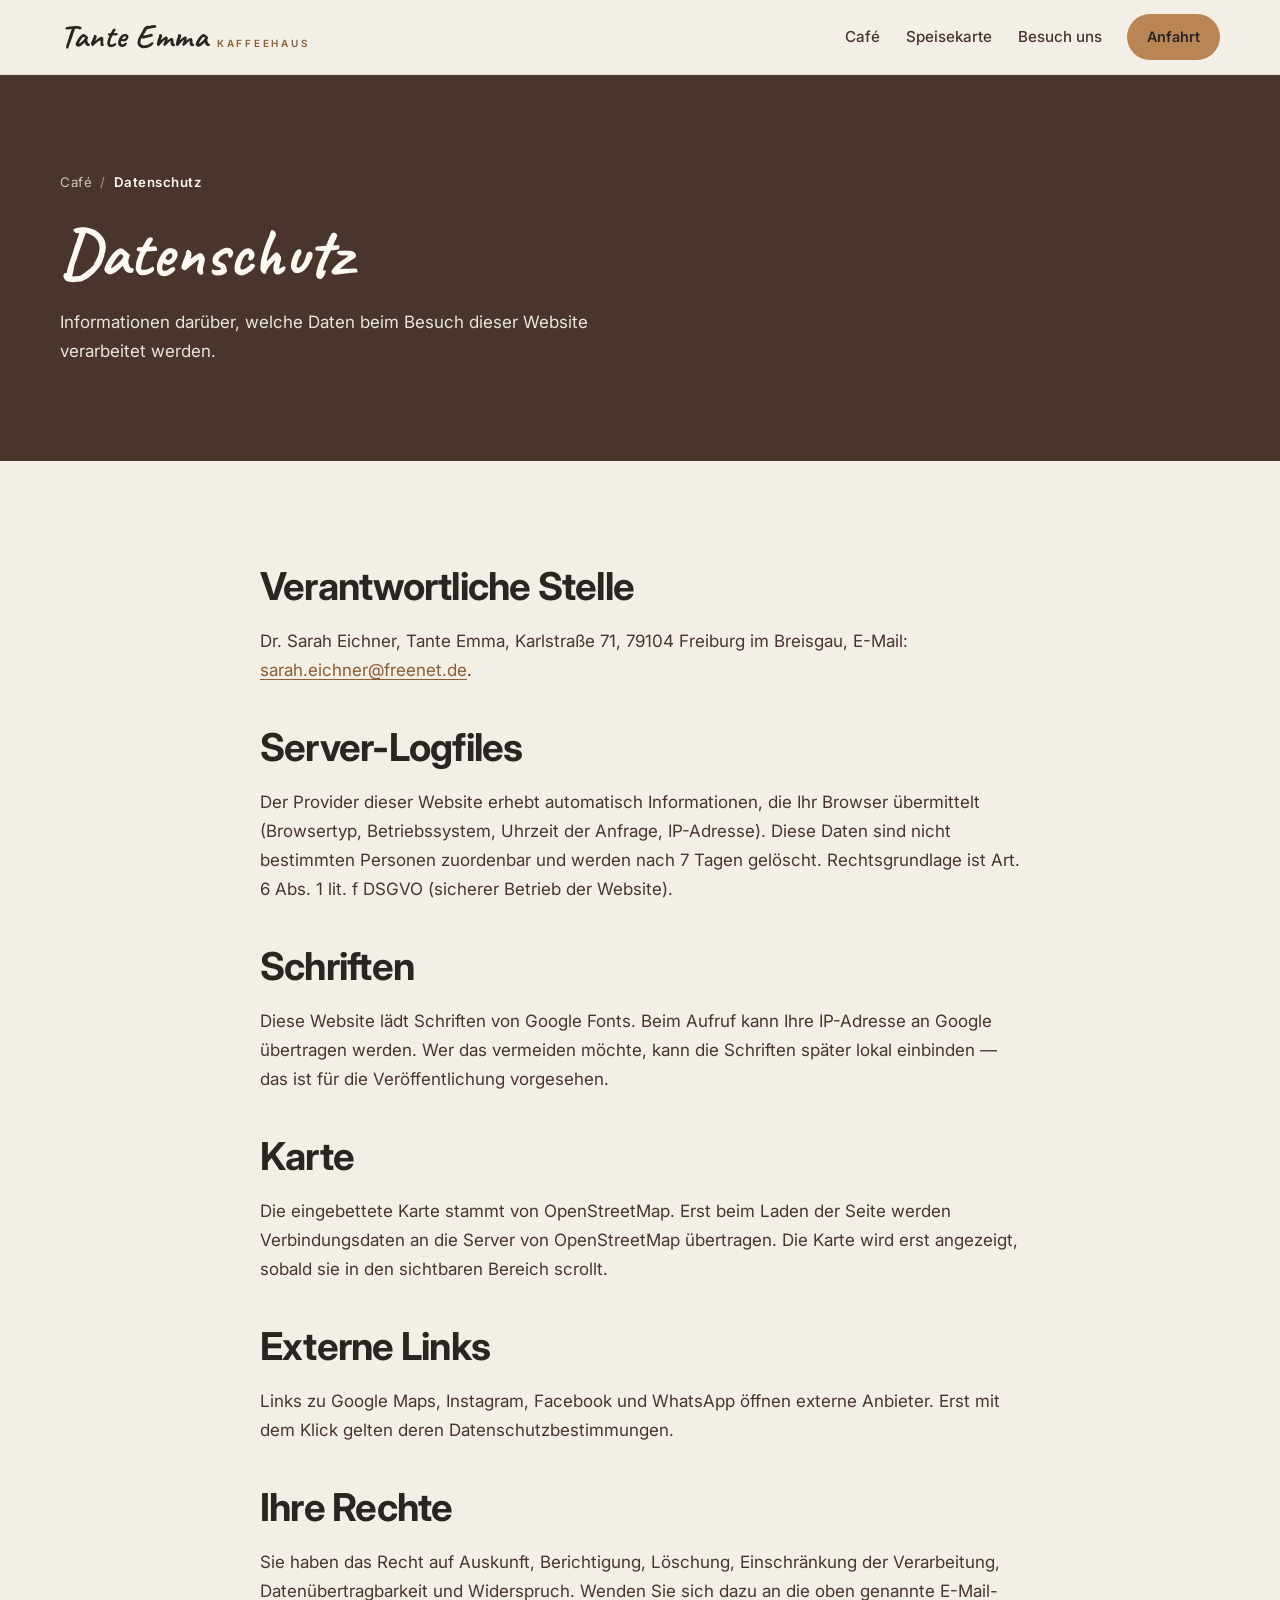
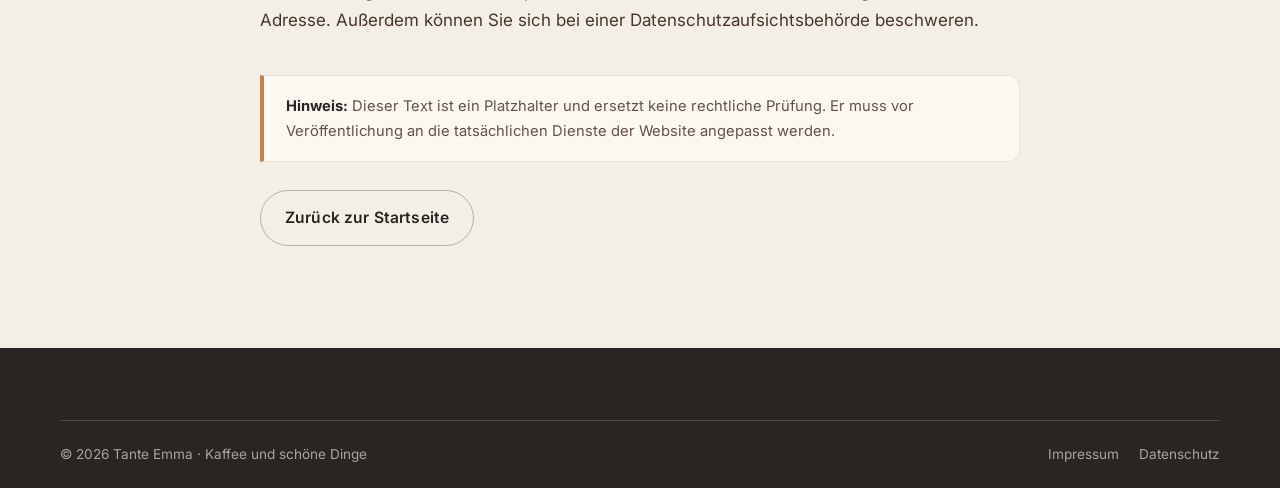
<file: datenschutz.html>
<!DOCTYPE html>
<html lang="de">
<head>
  <meta charset="utf-8">
  <meta name="viewport" content="width=device-width, initial-scale=1">
  <title>Datenschutz — Tante Emma</title>
  <meta name="description" content="Datenschutzerklärung des Cafés Tante Emma — welche Daten beim Besuch der Website verarbeitet werden.">
  <meta name="robots" content="noindex">
  <link rel="canonical" href="https://tante-emma-freiburg.de/datenschutz.html">
  <meta name="theme-color" content="#F4EFE6">
  <link rel="icon" href="favicon.svg" type="image/svg+xml">
  <link rel="preconnect" href="https://fonts.googleapis.com">
  <link rel="preconnect" href="https://fonts.gstatic.com" crossorigin>
  <link href="https://fonts.googleapis.com/css2?family=Caveat:wght@500;600;700&family=Inter:wght@400;500;600;700&display=swap" rel="stylesheet">
  <link rel="stylesheet" href="assets/css/styles.css">
</head>
<body>
  <a class="skip-link" href="#inhalt">Zum Inhalt springen</a>

  <header class="site-header">
    <div class="wrap header-inner">
      <a class="brand" href="index.html">
        <span class="brand__mark">Tante Emma</span>
        <span class="brand__sub">Kaffeehaus</span>
      </a>
      <button class="nav-toggle" type="button" aria-expanded="false" aria-controls="hauptnavigation" aria-label="Menü öffnen">
        <span></span><span></span><span></span>
      </button>
      <nav class="nav" id="hauptnavigation" aria-label="Hauptnavigation">
        <ul class="nav__list">
          <li><a class="nav__link" href="index.html">Café</a></li>
          <li><a class="nav__link" href="speisekarte.html">Speisekarte</a></li>
          <li><a class="nav__link" href="besuch-uns.html">Besuch uns</a></li>
          <li class="header-cta"><a class="btn btn--honey" href="https://www.google.com/maps/dir/?api=1&amp;destination=Karlstra%C3%9Fe+71%2C+79104+Freiburg" target="_blank" rel="noopener">Anfahrt</a></li>
        </ul>
      </nav>
    </div>
  </header>

  <main id="inhalt">
    <section class="page-hero page-hero--plain">
      <div class="wrap">
        <ol class="breadcrumb">
          <li><a href="index.html">Café</a></li>
          <li><span aria-current="page">Datenschutz</span></li>
        </ol>
        <h1>Datenschutz</h1>
        <p>Informationen darüber, welche Daten beim Besuch dieser Website verarbeitet werden.</p>
      </div>
    </section>

    <section class="section">
      <div class="wrap" style="max-width: 760px;">
        <h2 class="section-title--sans">Verantwortliche Stelle</h2>
        <p>
          Dr. Sarah Eichner, Tante Emma, Karlstraße 71, 79104 Freiburg im Breisgau,
          E-Mail: <a href="mailto:sarah.eichner@freenet.de">sarah.eichner@freenet.de</a>.
        </p>

        <h2 class="section-title--sans" style="margin-top: 2.5rem;">Server-Logfiles</h2>
        <p>
          Der Provider dieser Website erhebt automatisch Informationen, die Ihr
          Browser übermittelt (Browsertyp, Betriebssystem, Uhrzeit der Anfrage,
          IP-Adresse). Diese Daten sind nicht bestimmten Personen zuordenbar und
          werden nach 7 Tagen gelöscht. Rechtsgrundlage ist Art. 6 Abs. 1 lit. f
          DSGVO (sicherer Betrieb der Website).
        </p>

        <h2 class="section-title--sans" style="margin-top: 2.5rem;">Schriften</h2>
        <p>
          Diese Website lädt Schriften von Google Fonts. Beim Aufruf kann Ihre
          IP-Adresse an Google übertragen werden. Wer das vermeiden möchte, kann
          die Schriften später lokal einbinden — das ist für die Veröffentlichung
          vorgesehen.
        </p>

        <h2 class="section-title--sans" style="margin-top: 2.5rem;">Karte</h2>
        <p>
          Die eingebettete Karte stammt von OpenStreetMap. Erst beim Laden der
          Seite werden Verbindungsdaten an die Server von OpenStreetMap
          übertragen. Die Karte wird erst angezeigt, sobald sie in den
          sichtbaren Bereich scrollt.
        </p>

        <h2 class="section-title--sans" style="margin-top: 2.5rem;">Externe Links</h2>
        <p>
          Links zu Google Maps, Instagram, Facebook und WhatsApp öffnen externe
          Anbieter. Erst mit dem Klick gelten deren Datenschutzbestimmungen.
        </p>

        <h2 class="section-title--sans" style="margin-top: 2.5rem;">Ihre Rechte</h2>
        <p>
          Sie haben das Recht auf Auskunft, Berichtigung, Löschung,
          Einschränkung der Verarbeitung, Datenübertragbarkeit und Widerspruch.
          Wenden Sie sich dazu an die oben genannte E-Mail-Adresse. Außerdem
          können Sie sich bei einer Datenschutzaufsichtsbehörde beschweren.
        </p>

        <aside class="allergen-note" style="margin-top: 2.5rem;">
          <strong>Hinweis:</strong> Dieser Text ist ein Platzhalter und ersetzt
          keine rechtliche Prüfung. Er muss vor Veröffentlichung an die tatsächlichen
          Dienste der Website angepasst werden.
        </aside>

        <div class="btn-row">
          <a class="btn btn--ghost" href="index.html">Zurück zur Startseite</a>
        </div>
      </div>
    </section>
  </main>

  <footer class="site-footer">
    <div class="wrap footer-bottom">
      <p style="margin:0;">© <span data-year>2026</span> Tante Emma · Kaffee und schöne Dinge</p>
      <ul>
        <li><a href="impressum.html">Impressum</a></li>
        <li><a href="datenschutz.html">Datenschutz</a></li>
      </ul>
    </div>
  </footer>

  <script src="assets/js/main.js"></script>
</body>
</html>
</file>
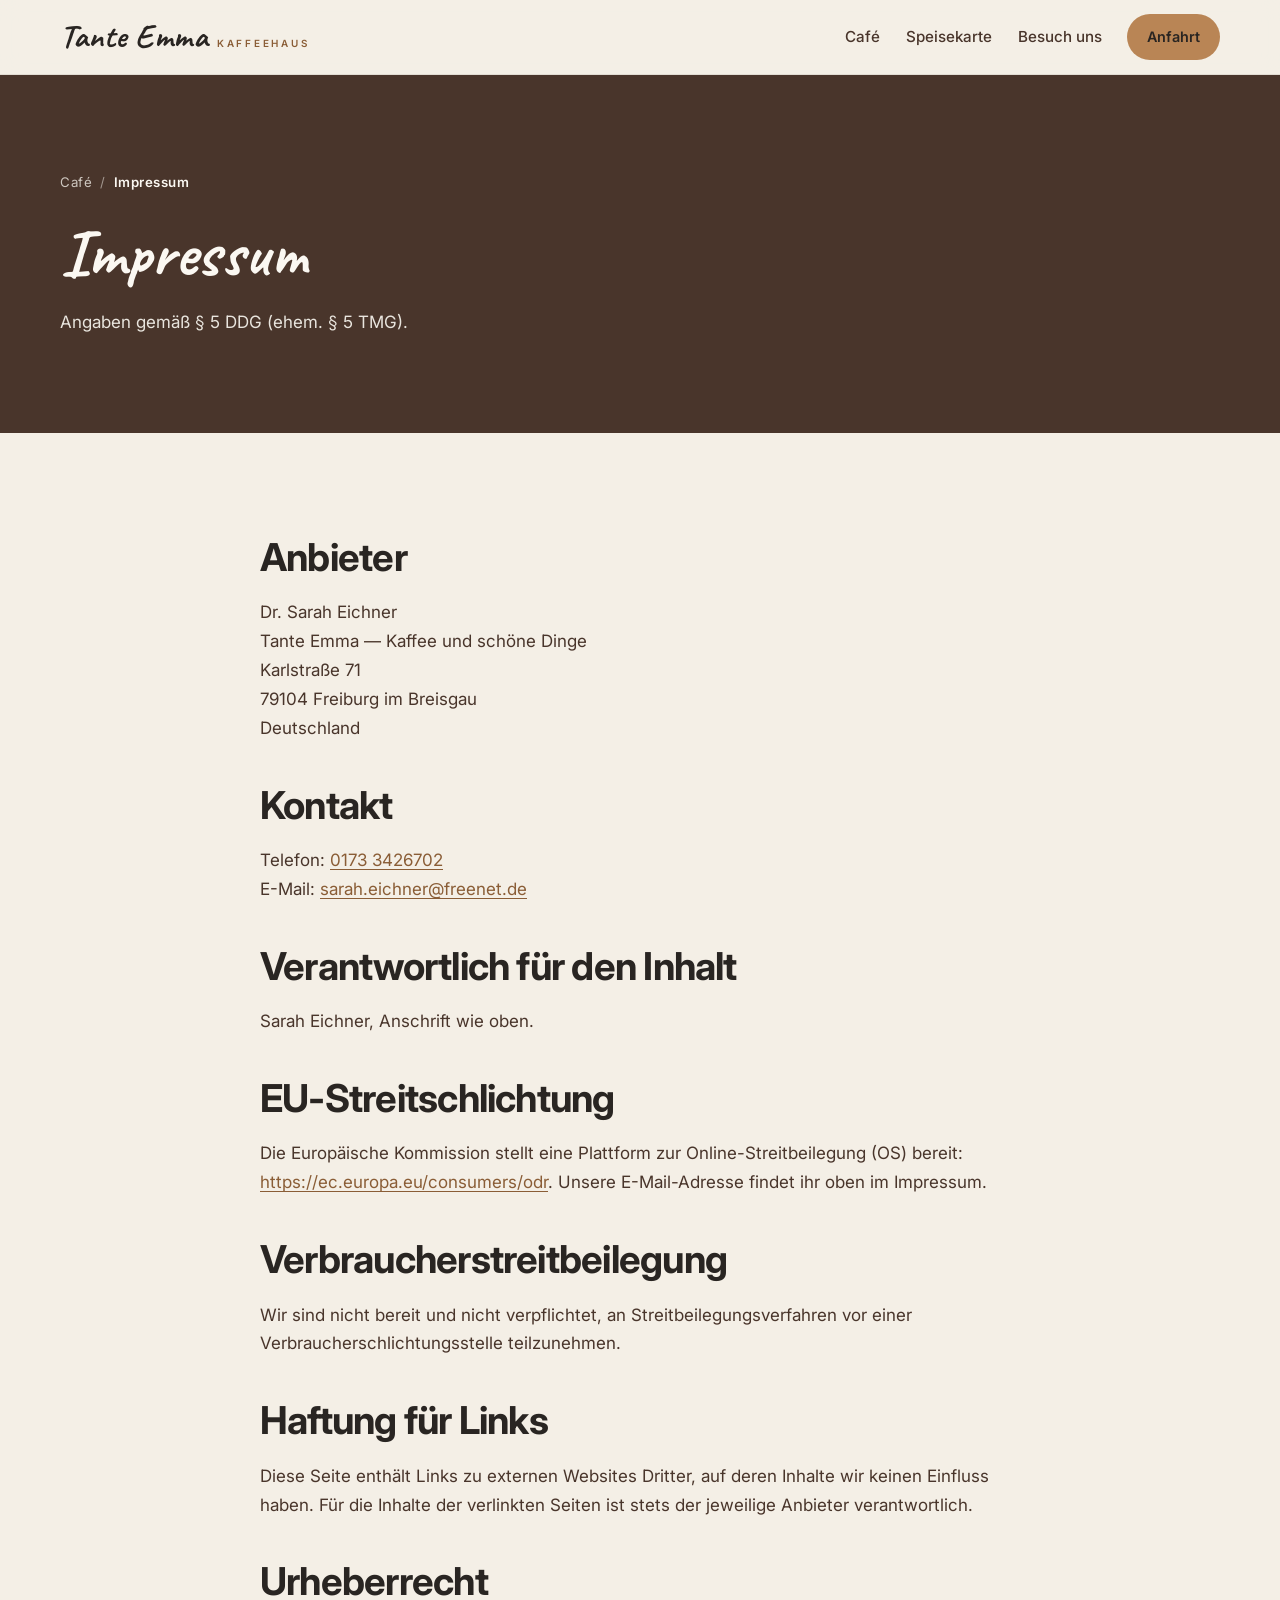
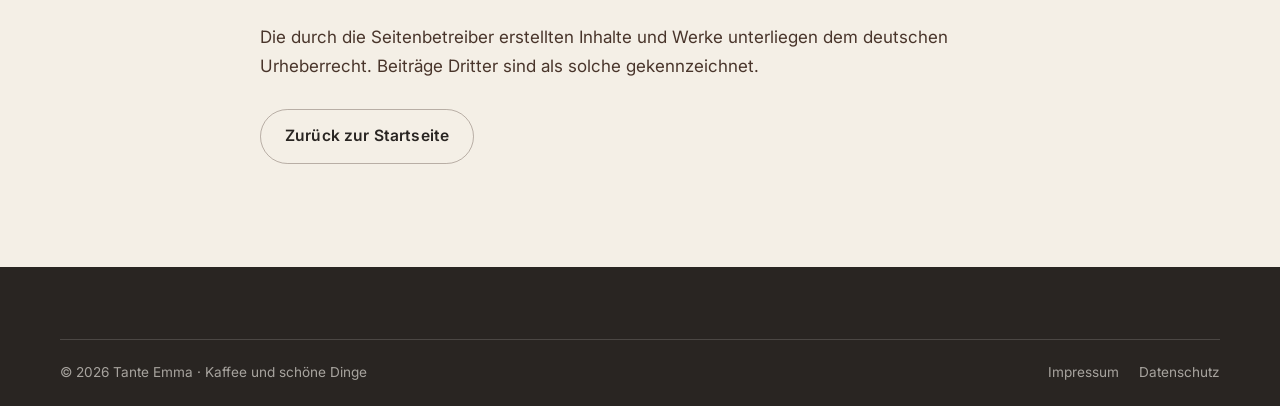
<file: impressum.html>
<!DOCTYPE html>
<html lang="de">
<head>
  <meta charset="utf-8">
  <meta name="viewport" content="width=device-width, initial-scale=1">
  <title>Impressum — Tante Emma</title>
  <meta name="description" content="Impressum und Anbieterkennzeichnung des Cafés Tante Emma, Freiburg.">
  <meta name="robots" content="noindex">
  <link rel="canonical" href="https://tante-emma-freiburg.de/impressum.html">
  <meta name="theme-color" content="#F4EFE6">
  <link rel="icon" href="favicon.svg" type="image/svg+xml">
  <link rel="preconnect" href="https://fonts.googleapis.com">
  <link rel="preconnect" href="https://fonts.gstatic.com" crossorigin>
  <link href="https://fonts.googleapis.com/css2?family=Caveat:wght@500;600;700&family=Inter:wght@400;500;600;700&display=swap" rel="stylesheet">
  <link rel="stylesheet" href="assets/css/styles.css">
</head>
<body>
  <a class="skip-link" href="#inhalt">Zum Inhalt springen</a>

  <header class="site-header">
    <div class="wrap header-inner">
      <a class="brand" href="index.html">
        <span class="brand__mark">Tante Emma</span>
        <span class="brand__sub">Kaffeehaus</span>
      </a>
      <button class="nav-toggle" type="button" aria-expanded="false" aria-controls="hauptnavigation" aria-label="Menü öffnen">
        <span></span><span></span><span></span>
      </button>
      <nav class="nav" id="hauptnavigation" aria-label="Hauptnavigation">
        <ul class="nav__list">
          <li><a class="nav__link" href="index.html">Café</a></li>
          <li><a class="nav__link" href="speisekarte.html">Speisekarte</a></li>
          <li><a class="nav__link" href="besuch-uns.html">Besuch uns</a></li>
          <li class="header-cta"><a class="btn btn--honey" href="https://www.google.com/maps/dir/?api=1&amp;destination=Karlstra%C3%9Fe+71%2C+79104+Freiburg" target="_blank" rel="noopener">Anfahrt</a></li>
        </ul>
      </nav>
    </div>
  </header>

  <main id="inhalt">
    <section class="page-hero page-hero--plain">
      <div class="wrap">
        <ol class="breadcrumb">
          <li><a href="index.html">Café</a></li>
          <li><span aria-current="page">Impressum</span></li>
        </ol>
        <h1>Impressum</h1>
        <p>Angaben gemäß § 5 DDG (ehem. § 5 TMG).</p>
      </div>
    </section>

    <section class="section">
      <div class="wrap" style="max-width: 760px;">
        <h2 class="section-title--sans">Anbieter</h2>
        <p>
          Dr. Sarah Eichner<br>
          Tante Emma — Kaffee und schöne Dinge<br>
          Karlstraße 71<br>
          79104 Freiburg im Breisgau<br>
          Deutschland
        </p>

        <h2 class="section-title--sans" style="margin-top: 2.5rem;">Kontakt</h2>
        <p>
          Telefon: <a href="tel:+491733426702">0173 3426702</a><br>
          E-Mail: <a href="mailto:sarah.eichner@freenet.de">sarah.eichner@freenet.de</a>
        </p>

        <h2 class="section-title--sans" style="margin-top: 2.5rem;">Verantwortlich für den Inhalt</h2>
        <p>Sarah Eichner, Anschrift wie oben.</p>

        <h2 class="section-title--sans" style="margin-top: 2.5rem;">EU-Streitschlichtung</h2>
        <p>
          Die Europäische Kommission stellt eine Plattform zur Online-Streitbeilegung
          (OS) bereit: <a href="https://ec.europa.eu/consumers/odr" target="_blank" rel="noopener">https://ec.europa.eu/consumers/odr</a>.
          Unsere E-Mail-Adresse findet ihr oben im Impressum.
        </p>

        <h2 class="section-title--sans" style="margin-top: 2.5rem;">Verbraucherstreitbeilegung</h2>
        <p>
          Wir sind nicht bereit und nicht verpflichtet, an Streitbeilegungsverfahren
          vor einer Verbraucherschlichtungsstelle teilzunehmen.
        </p>

        <h2 class="section-title--sans" style="margin-top: 2.5rem;">Haftung für Links</h2>
        <p>
          Diese Seite enthält Links zu externen Websites Dritter, auf deren Inhalte
          wir keinen Einfluss haben. Für die Inhalte der verlinkten Seiten ist
          stets der jeweilige Anbieter verantwortlich.
        </p>

        <h2 class="section-title--sans" style="margin-top: 2.5rem;">Urheberrecht</h2>
        <p>
          Die durch die Seitenbetreiber erstellten Inhalte und Werke unterliegen dem
          deutschen Urheberrecht. Beiträge Dritter sind als solche gekennzeichnet.
        </p>

        <div class="btn-row">
          <a class="btn btn--ghost" href="index.html">Zurück zur Startseite</a>
        </div>
      </div>
    </section>
  </main>

  <footer class="site-footer">
    <div class="wrap footer-bottom">
      <p style="margin:0;">© <span data-year>2026</span> Tante Emma · Kaffee und schöne Dinge</p>
      <ul>
        <li><a href="impressum.html">Impressum</a></li>
        <li><a href="datenschutz.html">Datenschutz</a></li>
      </ul>
    </div>
  </footer>

  <script src="assets/js/main.js"></script>
</body>
</html>
</file>
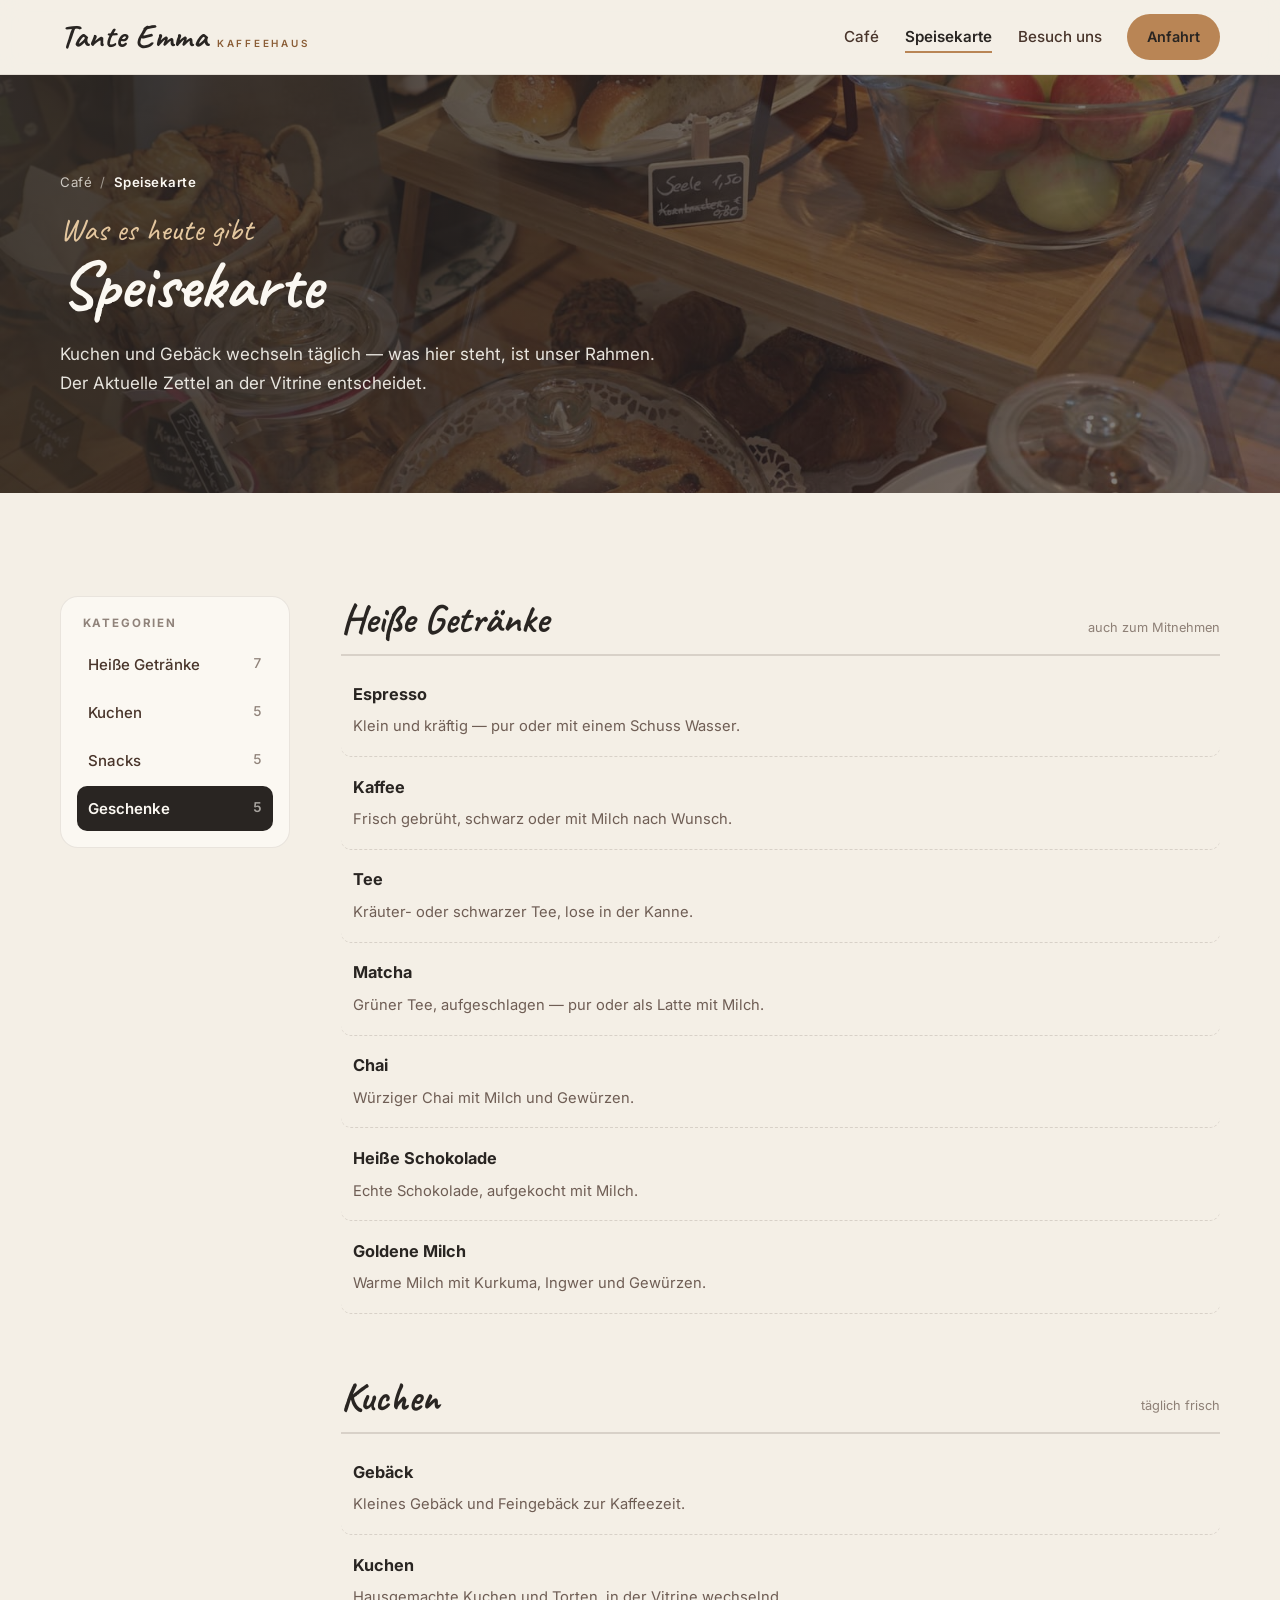
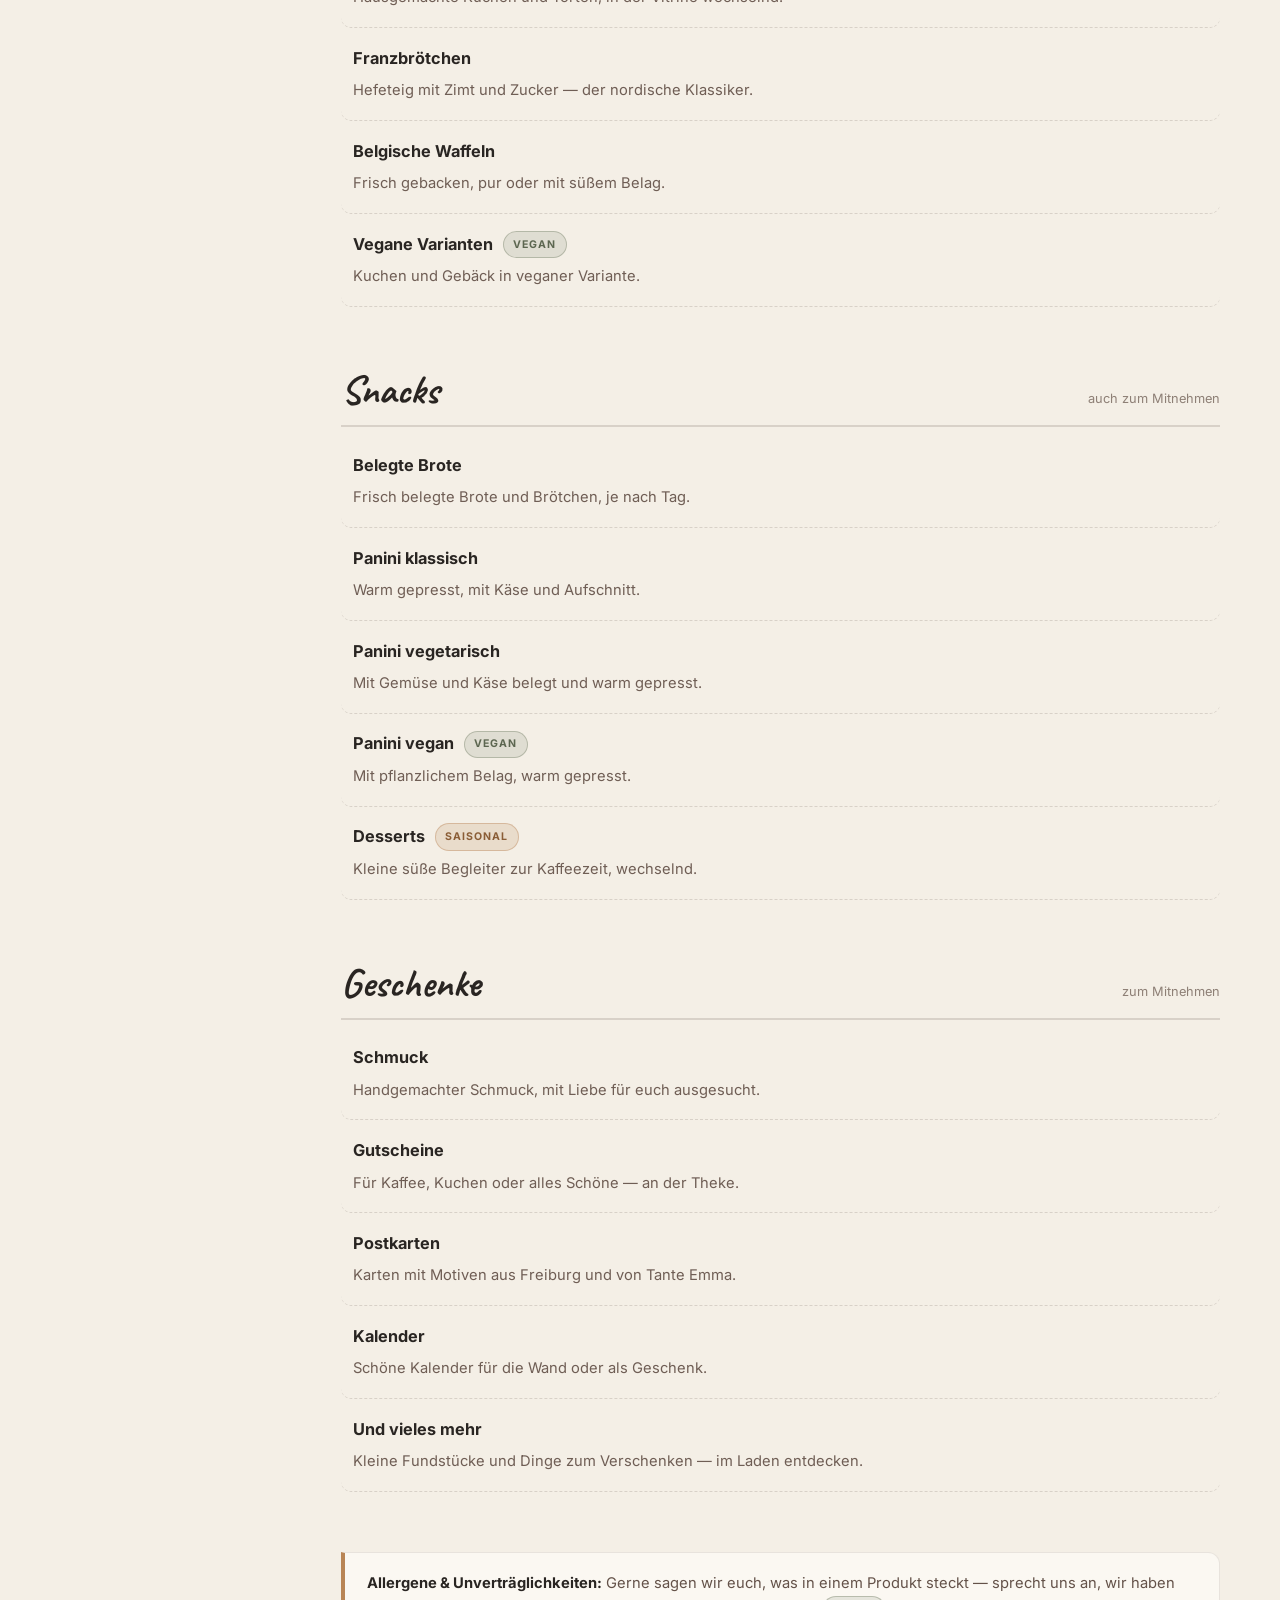
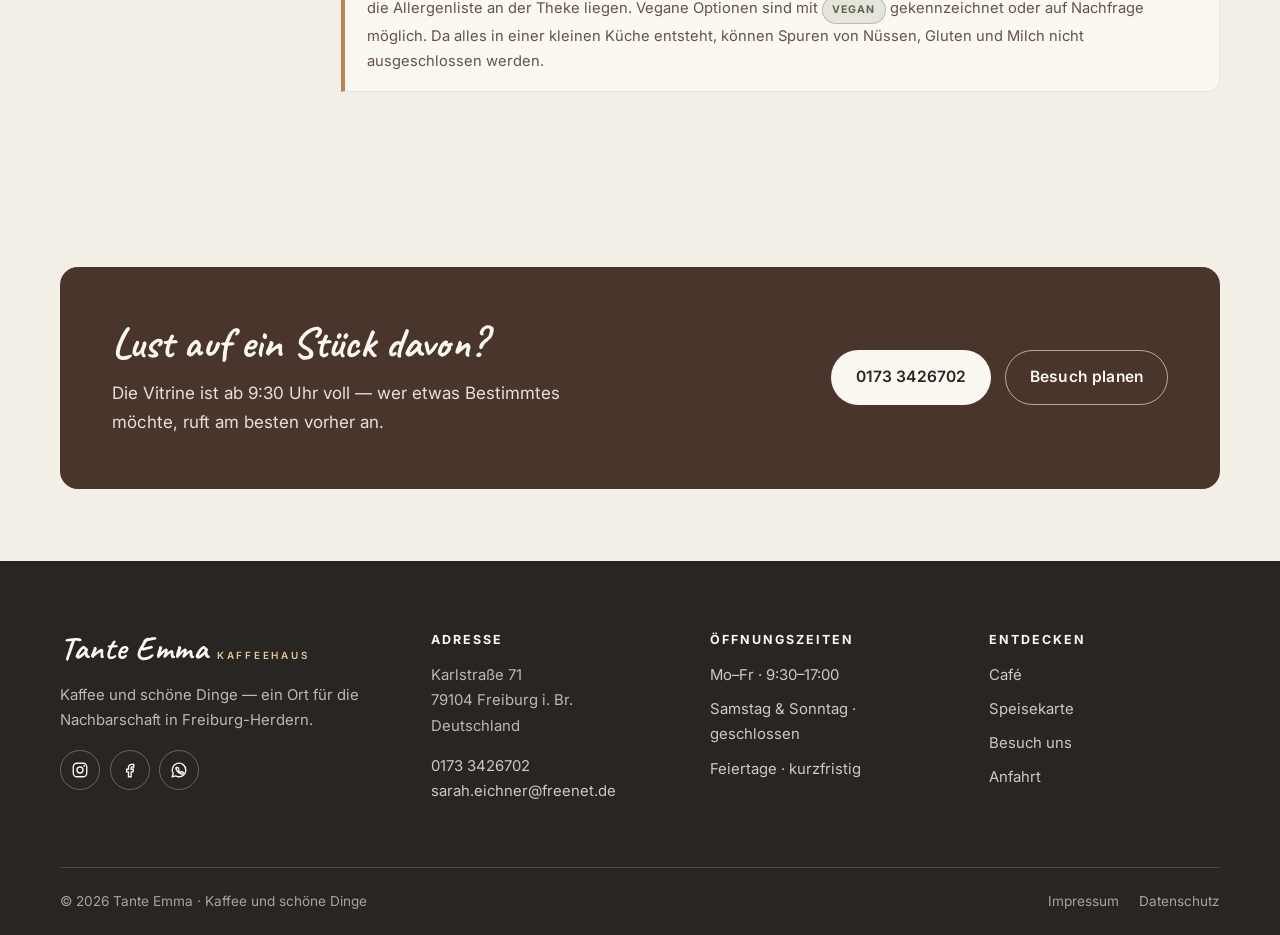
<file: speisekarte.html>
<!DOCTYPE html>
<html lang="de">
<head>
  <meta charset="utf-8">
  <meta name="viewport" content="width=device-width, initial-scale=1">
  <title>Speisekarte — Tante Emma | Getränke, Kuchen &amp; Snacks</title>
  <meta name="description" content="Die Speisekarte von Tante Emma: heiße Getränke, Kuchen, Snacks und Geschenke — mit Allergenhinweisen aus dem Café in Freiburg-Herdern.">
  <link rel="canonical" href="https://tante-emma-freiburg.de/speisekarte.html">
  <meta name="theme-color" content="#F4EFE6">

  <meta property="og:type" content="website">
  <meta property="og:locale" content="de_DE">
  <meta property="og:site_name" content="Tante Emma">
  <meta property="og:title" content="Speisekarte — Tante Emma">
  <meta property="og:description" content="Heiße Getränke, Kuchen, Snacks und Geschenke — die Auswahl bei Tante Emma in Freiburg.">
  <meta property="og:image" content="assets/img/hero-cake.jpg">
  <meta name="twitter:card" content="summary_large_image">

  <link rel="icon" href="favicon.svg" type="image/svg+xml">

  <link rel="preconnect" href="https://fonts.googleapis.com">
  <link rel="preconnect" href="https://fonts.gstatic.com" crossorigin>
  <link href="https://fonts.googleapis.com/css2?family=Caveat:wght@500;600;700&family=Inter:wght@400;500;600;700&display=swap" rel="stylesheet">

  <link rel="stylesheet" href="assets/css/styles.css">

  <script type="application/ld+json">
  {
    "@context": "https://schema.org",
    "@type": "Menu",
    "name": "Speisekarte Tante Emma",
    "url": "https://tante-emma-freiburg.de/speisekarte.html",
    "inLanguage": "de",
    "hasMenuSection": [
      {
        "@type": "MenuSection",
        "name": "Heiße Getränke",
        "hasMenuItem": [
          { "@type": "MenuItem", "name": "Espresso" },
          { "@type": "MenuItem", "name": "Kaffee" },
          { "@type": "MenuItem", "name": "Tee" },
          { "@type": "MenuItem", "name": "Matcha" },
          { "@type": "MenuItem", "name": "Chai" },
          { "@type": "MenuItem", "name": "Heiße Schokolade" },
          { "@type": "MenuItem", "name": "Goldene Milch" }
        ]
      },
      {
        "@type": "MenuSection",
        "name": "Kuchen",
        "hasMenuItem": [
          { "@type": "MenuItem", "name": "Gebäck" },
          { "@type": "MenuItem", "name": "Kuchen" },
          { "@type": "MenuItem", "name": "Franzbrötchen" },
          { "@type": "MenuItem", "name": "Belgische Waffeln" },
          { "@type": "MenuItem", "name": "Vegane Varianten" }
        ]
      },
      {
        "@type": "MenuSection",
        "name": "Snacks",
        "hasMenuItem": [
          { "@type": "MenuItem", "name": "Belegte Brote" },
          { "@type": "MenuItem", "name": "Panini klassisch" },
          { "@type": "MenuItem", "name": "Panini vegetarisch" },
          { "@type": "MenuItem", "name": "Panini vegan" },
          { "@type": "MenuItem", "name": "Desserts" }
        ]
      },
      {
        "@type": "MenuSection",
        "name": "Geschenke",
        "hasMenuItem": [
          { "@type": "MenuItem", "name": "Schmuck" },
          { "@type": "MenuItem", "name": "Gutscheine" },
          { "@type": "MenuItem", "name": "Postkarten" },
          { "@type": "MenuItem", "name": "Kalender" },
          { "@type": "MenuItem", "name": "Und vieles mehr" }
        ]
      }
    ]
  }
  </script>
</head>
<body>
  <a class="skip-link" href="#inhalt">Zum Inhalt springen</a>

  <header class="site-header">
    <div class="wrap header-inner">
      <a class="brand" href="index.html">
        <span class="brand__mark">Tante Emma</span>
        <span class="brand__sub">Kaffeehaus</span>
      </a>

      <button class="nav-toggle" type="button" aria-expanded="false" aria-controls="hauptnavigation" aria-label="Menü öffnen">
        <span></span><span></span><span></span>
      </button>

      <nav class="nav" id="hauptnavigation" aria-label="Hauptnavigation">
        <ul class="nav__list">
          <li><a class="nav__link" href="index.html">Café</a></li>
          <li><a class="nav__link" href="speisekarte.html" aria-current="page">Speisekarte</a></li>
          <li><a class="nav__link" href="besuch-uns.html">Besuch uns</a></li>
          <li class="header-cta"><a class="btn btn--honey" href="https://www.google.com/maps/dir/?api=1&amp;destination=Karlstra%C3%9Fe+71%2C+79104+Freiburg" target="_blank" rel="noopener">Anfahrt</a></li>
        </ul>
      </nav>
    </div>
  </header>

  <main id="inhalt">

    <section class="page-hero">
      <div class="page-hero__media" aria-hidden="true">
        <img src="assets/img/hero-cake.jpg" alt="" width="1600" height="1184" fetchpriority="high">
      </div>
      <div class="page-hero__scrim" aria-hidden="true"></div>
      <div class="wrap">
        <ol class="breadcrumb">
          <li><a href="index.html">Café</a></li>
          <li><span aria-current="page">Speisekarte</span></li>
        </ol>
        <p class="eyebrow">Was es heute gibt</p>
        <h1>Speisekarte</h1>
        <p>
          Kuchen und Gebäck wechseln täglich — was hier steht, ist unser Rahmen.
          Der Aktuelle Zettel an der Vitrine entscheidet.
        </p>
      </div>
    </section>

    <section class="section">
      <div class="wrap menu-layout">

        <nav class="menu-nav" aria-label="Kategorien der Speisekarte">
          <h2>Kategorien</h2>
          <ul>
            <li><a href="#heisse-getraenke" data-menu-link>Heiße Getränke <span>7</span></a></li>
            <li><a href="#kuchen" data-menu-link>Kuchen <span>5</span></a></li>
            <li><a href="#snacks" data-menu-link>Snacks <span>5</span></a></li>
            <li><a href="#geschenke" data-menu-link>Geschenke <span>5</span></a></li>
          </ul>
        </nav>

        <div class="menu-content">

          <!-- HEIßE GETRÄNKE -->
          <section class="menu-section" id="heisse-getraenke" aria-labelledby="getraenke-titel">
            <div class="menu-section__head">
              <h2 id="getraenke-titel">Heiße Getränke</h2>
              <span class="menu-section__note">auch zum Mitnehmen</span>
            </div>

            <div class="menu-item">
              <span class="menu-item__name">Espresso</span>
              <p class="menu-item__desc">Klein und kräftig — pur oder mit einem Schuss Wasser.</p>
            </div>
            <div class="menu-item">
              <span class="menu-item__name">Kaffee</span>
              <p class="menu-item__desc">Frisch gebrüht, schwarz oder mit Milch nach Wunsch.</p>
            </div>
            <div class="menu-item">
              <span class="menu-item__name">Tee</span>
              <p class="menu-item__desc">Kräuter- oder schwarzer Tee, lose in der Kanne.</p>
            </div>
            <div class="menu-item">
              <span class="menu-item__name">Matcha</span>
              <p class="menu-item__desc">Grüner Tee, aufgeschlagen — pur oder als Latte mit Milch.</p>
            </div>
            <div class="menu-item">
              <span class="menu-item__name">Chai</span>
              <p class="menu-item__desc">Würziger Chai mit Milch und Gewürzen.</p>
            </div>
            <div class="menu-item">
              <span class="menu-item__name">Heiße Schokolade</span>
              <p class="menu-item__desc">Echte Schokolade, aufgekocht mit Milch.</p>
            </div>
            <div class="menu-item">
              <span class="menu-item__name">Goldene Milch</span>
              <p class="menu-item__desc">Warme Milch mit Kurkuma, Ingwer und Gewürzen.</p>
            </div>
          </section>

          <!-- KUCHEN -->
          <section class="menu-section" id="kuchen" aria-labelledby="kuchen-titel">
            <div class="menu-section__head">
              <h2 id="kuchen-titel">Kuchen</h2>
              <span class="menu-section__note">täglich frisch</span>
            </div>

            <div class="menu-item">
              <span class="menu-item__name">Gebäck</span>
              <p class="menu-item__desc">Kleines Gebäck und Feingebäck zur Kaffeezeit.</p>
            </div>
            <div class="menu-item">
              <span class="menu-item__name">Kuchen</span>
              <p class="menu-item__desc">Hausgemachte Kuchen und Torten, in der Vitrine wechselnd.</p>
            </div>
            <div class="menu-item">
              <span class="menu-item__name">Franzbrötchen</span>
              <p class="menu-item__desc">Hefeteig mit Zimt und Zucker — der nordische Klassiker.</p>
            </div>
            <div class="menu-item">
              <span class="menu-item__name">Belgische Waffeln</span>
              <p class="menu-item__desc">Frisch gebacken, pur oder mit süßem Belag.</p>
            </div>
            <div class="menu-item">
              <span class="menu-item__name">Vegane Varianten <span class="pill pill--vegan">vegan</span></span>
              <p class="menu-item__desc">Kuchen und Gebäck in veganer Variante.</p>
            </div>
          </section>

          <!-- SNACKS -->
          <section class="menu-section" id="snacks" aria-labelledby="snacks-titel">
            <div class="menu-section__head">
              <h2 id="snacks-titel">Snacks</h2>
              <span class="menu-section__note">auch zum Mitnehmen</span>
            </div>

            <div class="menu-item">
              <span class="menu-item__name">Belegte Brote</span>
              <p class="menu-item__desc">Frisch belegte Brote und Brötchen, je nach Tag.</p>
            </div>
            <div class="menu-item">
              <span class="menu-item__name">Panini klassisch</span>
              <p class="menu-item__desc">Warm gepresst, mit Käse und Aufschnitt.</p>
            </div>
            <div class="menu-item">
              <span class="menu-item__name">Panini vegetarisch</span>
              <p class="menu-item__desc">Mit Gemüse und Käse belegt und warm gepresst.</p>
            </div>
            <div class="menu-item">
              <span class="menu-item__name">Panini vegan <span class="pill pill--vegan">vegan</span></span>
              <p class="menu-item__desc">Mit pflanzlichem Belag, warm gepresst.</p>
            </div>
            <div class="menu-item">
              <span class="menu-item__name">Desserts <span class="pill pill--season">saisonal</span></span>
              <p class="menu-item__desc">Kleine süße Begleiter zur Kaffeezeit, wechselnd.</p>
            </div>
          </section>

          <!-- GESCHENKE -->
          <section class="menu-section" id="geschenke" aria-labelledby="geschenke-titel">
            <div class="menu-section__head">
              <h2 id="geschenke-titel">Geschenke</h2>
              <span class="menu-section__note">zum Mitnehmen</span>
            </div>

            <div class="menu-item">
              <span class="menu-item__name">Schmuck</span>
              <p class="menu-item__desc">Handgemachter Schmuck, mit Liebe für euch ausgesucht.</p>
            </div>
            <div class="menu-item">
              <span class="menu-item__name">Gutscheine</span>
              <p class="menu-item__desc">Für Kaffee, Kuchen oder alles Schöne — an der Theke.</p>
            </div>
            <div class="menu-item">
              <span class="menu-item__name">Postkarten</span>
              <p class="menu-item__desc">Karten mit Motiven aus Freiburg und von Tante Emma.</p>
            </div>
            <div class="menu-item">
              <span class="menu-item__name">Kalender</span>
              <p class="menu-item__desc">Schöne Kalender für die Wand oder als Geschenk.</p>
            </div>
            <div class="menu-item">
              <span class="menu-item__name">Und vieles mehr</span>
              <p class="menu-item__desc">Kleine Fundstücke und Dinge zum Verschenken — im Laden entdecken.</p>
            </div>
          </section>

          <aside class="allergen-note" aria-label="Hinweis zu Allergenen">
            <strong>Allergene &amp; Unverträglichkeiten:</strong>
            Gerne sagen wir euch, was in einem Produkt steckt — sprecht uns an, wir
            haben die Allergenliste an der Theke liegen. Vegane Optionen sind mit
            <span class="pill pill--vegan">vegan</span> gekennzeichnet oder auf Nachfrage
            möglich. Da alles in einer kleinen Küche entsteht, können Spuren von Nüssen,
            Gluten und Milch nicht ausgeschlossen werden.
          </aside>

        </div>
      </div>
    </section>

    <section class="section section--tight">
      <div class="wrap">
        <div class="cta-band reveal">
          <div>
            <h2>Lust auf ein Stück davon?</h2>
            <p>Die Vitrine ist ab 9:30 Uhr voll — wer etwas Bestimmtes möchte, ruft am besten vorher an.</p>
          </div>
          <div class="btn-row">
            <a class="btn btn--light" href="tel:+491733426702">0173 3426702</a>
            <a class="btn btn--outline-light" href="besuch-uns.html">Besuch planen</a>
          </div>
        </div>
      </div>
    </section>

  </main>

  <footer class="site-footer">
    <div class="wrap footer-grid">
      <div class="footer-col">
        <a class="brand" href="index.html">
          <span class="brand__mark">Tante Emma</span>
          <span class="brand__sub">Kaffeehaus</span>
        </a>
        <p style="margin-top: 1rem; max-width: 34ch;">
          Kaffee und schöne Dinge — ein Ort für die Nachbarschaft in Freiburg-Herdern.
        </p>
        <div class="social-list">
          <a href="https://www.instagram.com/tante_emma_freiburg/" target="_blank" rel="noopener" aria-label="Tante Emma auf Instagram">
            <svg width="18" height="18" viewBox="0 0 24 24" fill="none" stroke="currentColor" stroke-width="1.8" aria-hidden="true"><rect x="3" y="3" width="18" height="18" rx="5"/><circle cx="12" cy="12" r="4"/><circle cx="17.5" cy="6.5" r="1.2" fill="currentColor" stroke="none"/></svg>
          </a>
          <a href="https://www.facebook.com/tanteemmafreiburg" target="_blank" rel="noopener" aria-label="Tante Emma auf Facebook">
            <svg width="18" height="18" viewBox="0 0 24 24" fill="none" stroke="currentColor" stroke-width="1.8" aria-hidden="true"><path d="M14 8h3V4.5h-3A4 4 0 0 0 10 8.5V11H7.5v3.5H10V21h3.5v-6.5H16l.5-3.5h-3V9a1 1 0 0 1 1-1z"/></svg>
          </a>
          <a href="https://wa.me/491733426702" target="_blank" rel="noopener" aria-label="Tante Emma auf WhatsApp">
            <svg width="18" height="18" viewBox="0 0 24 24" fill="none" stroke="currentColor" stroke-width="1.8" aria-hidden="true"><path d="M21 12a9 9 0 0 1-13.4 7.8L3 21l1.3-4.4A9 9 0 1 1 21 12z"/><path d="M8.8 9.2c.3-.6.6-.6.9-.6h.6c.2 0 .5 0 .7.5l.7 1.7c.1.3 0 .5-.1.7l-.4.5c-.1.2-.2.3 0 .6.3.4.8 1 1.6 1.6.6.5 1 .7 1.2.8.3.1.4 0 .6-.1l.6-.7c.2-.2.4-.2.6-.1l1.6.8c.3.1.4.3.4.5 0 .6-.4 1.4-1 1.7-.5.3-1.3.4-2.4 0-1.4-.5-3-1.5-4.3-2.9-1.1-1.2-1.9-2.6-2.1-3.7-.2-.9 0-1.5.3-1.8z"/></svg>
          </a>
        </div>
      </div>

      <div class="footer-col">
        <h3>Adresse</h3>
        <p>
          Karlstraße 71<br>
          79104 Freiburg i. Br.<br>
          Deutschland
        </p>
        <p>
          <a href="tel:+491733426702">0173 3426702</a><br>
          <a href="mailto:sarah.eichner@freenet.de">sarah.eichner@freenet.de</a>
        </p>
      </div>

      <div class="footer-col">
        <h3>Öffnungszeiten</h3>
        <ul>
          <li>Mo–Fr · 9:30–17:00</li>
          <li>Samstag &amp; Sonntag · geschlossen</li>
          <li>Feiertage · kurzfristig</li>
        </ul>
      </div>

      <div class="footer-col">
        <h3>Entdecken</h3>
        <ul>
          <li><a href="index.html">Café</a></li>
          <li><a href="speisekarte.html">Speisekarte</a></li>
          <li><a href="besuch-uns.html">Besuch uns</a></li>
          <li><a href="https://www.google.com/maps/dir/?api=1&amp;destination=Karlstra%C3%9Fe+71%2C+79104+Freiburg" target="_blank" rel="noopener">Anfahrt</a></li>
        </ul>
      </div>
    </div>

    <div class="wrap footer-bottom">
      <p style="margin:0;">© <span data-year>2026</span> Tante Emma · Kaffee und schöne Dinge</p>
      <ul>
        <li><a href="impressum.html">Impressum</a></li>
        <li><a href="datenschutz.html">Datenschutz</a></li>
      </ul>
    </div>
  </footer>

  <script src="assets/js/main.js"></script>
</body>
</html>
</file>
<file: assets/css/styles.css>
/* =========================================================
   Tante Emma — Kaffee, Kuchen und schöne Dinge
   Design system: warm ivory base, honey wood accents,
   walnut text, muted blue & sage as supporting colours.
   ========================================================= */

:root {
  --ivory: #F4EFE6;
  --cream: #FBF8F2;
  --honey: #B98555;
  --honey-deep: #8A5D36;
  --walnut: #49352B;
  --blue: #A8B8B8;
  --sage: #75806A;
  --charcoal: #292522;
  --line: rgba(73, 53, 43, 0.16);
  --line-soft: rgba(73, 53, 43, 0.10);

  --font-script: "Caveat", "Segoe Script", cursive;
  --font-body: "Inter", "Segoe UI", system-ui, -apple-system, sans-serif;

  --radius: 18px;
  --radius-sm: 12px;
  --shadow: 0 18px 40px -28px rgba(41, 37, 34, 0.45);
  --shadow-soft: 0 10px 30px -24px rgba(41, 37, 34, 0.5);

  --wrap: 1160px;
  --gutter: clamp(1.25rem, 4vw, 2.5rem);
  --section: clamp(4rem, 8vw, 6.5rem);

  --focus: 0 0 0 3px rgba(185, 133, 85, 0.45);
}

/* ---------- Reset ---------- */
*,
*::before,
*::after { box-sizing: border-box; }

html { scroll-behavior: smooth; -webkit-text-size-adjust: 100%; }

body {
  margin: 0;
  background: var(--ivory);
  color: var(--walnut);
  font-family: var(--font-body);
  font-size: clamp(1rem, 0.96rem + 0.2vw, 1.0625rem);
  line-height: 1.7;
  -webkit-font-smoothing: antialiased;
  overflow-x: hidden;
}

img { max-width: 100%; height: auto; display: block; }

h1, h2, h3, h4 { line-height: 1.15; margin: 0 0 0.5em; color: var(--charcoal); }

p { margin: 0 0 1em; }

a { color: var(--honey-deep); text-decoration-thickness: 1px; text-underline-offset: 3px; }

a:hover { color: var(--charcoal); }

:focus-visible {
  outline: none;
  box-shadow: var(--focus);
  border-radius: 6px;
}

.skip-link {
  position: absolute;
  left: 1rem;
  top: -100px;
  z-index: 200;
  background: var(--charcoal);
  color: var(--cream);
  padding: 0.7rem 1.1rem;
  border-radius: 0 0 10px 10px;
  text-decoration: none;
  font-weight: 600;
}
.skip-link:focus { top: 0; color: var(--cream); }

/* ---------- Layout helpers ---------- */
.wrap {
  width: min(100% - (var(--gutter) * 2), var(--wrap));
  margin-inline: auto;
}

.section { padding-block: var(--section); }
.section--cream { background: var(--cream); }
.section--tight { padding-block: clamp(2.75rem, 6vw, 4.5rem); }

.eyebrow {
  font-family: var(--font-script);
  font-size: clamp(1.5rem, 1.2rem + 1.4vw, 2rem);
  color: var(--honey-deep);
  line-height: 1;
  margin-bottom: 0.35rem;
  display: block;
}

.section-title {
  font-family: var(--font-script);
  font-size: clamp(2.3rem, 1.7rem + 3vw, 3.5rem);
  font-weight: 700;
  letter-spacing: 0.5px;
  margin-bottom: 0.4em;
}

.section-title--sans {
  font-family: var(--font-body);
  font-size: clamp(1.75rem, 1.3rem + 2vw, 2.4rem);
  font-weight: 700;
  letter-spacing: -0.02em;
}

.lead {
  font-size: clamp(1.05rem, 1rem + 0.3vw, 1.2rem);
  color: rgba(73, 53, 43, 0.85);
  max-width: 60ch;
}

.center { text-align: center; }
.center .lead { margin-inline: auto; }

/* ---------- Buttons ---------- */
.btn {
  display: inline-flex;
  align-items: center;
  justify-content: center;
  gap: 0.5rem;
  padding: 0.85rem 1.5rem;
  border-radius: 999px;
  border: 1.5px solid transparent;
  font: inherit;
  font-weight: 600;
  font-size: 0.975rem;
  letter-spacing: 0.01em;
  text-decoration: none;
  cursor: pointer;
  transition: background-color 0.2s ease, color 0.2s ease,
              border-color 0.2s ease, transform 0.2s ease;
}

.btn:active { transform: translateY(1px); }

.btn--primary {
  background: var(--charcoal);
  color: var(--cream);
}
.btn--primary:hover { background: var(--walnut); color: var(--cream); }

.btn--honey {
  background: var(--honey);
  color: var(--charcoal);
}
.btn--honey:hover { background: var(--cream); color: var(--charcoal); }

.btn--ghost {
  background: transparent;
  color: var(--charcoal);
  border-color: rgba(73, 53, 43, 0.35);
}
.btn--ghost:hover { background: rgba(73, 53, 43, 0.06); color: var(--charcoal); }

.btn--light {
  background: var(--cream);
  color: var(--charcoal);
}
.btn--light:hover { background: #fff; color: var(--charcoal); }

.btn--outline-light {
  background: transparent;
  color: var(--cream);
  border-color: rgba(251, 248, 242, 0.6);
}
.btn--outline-light:hover { background: rgba(251, 248, 242, 0.14); color: var(--cream); }

.btn-row {
  display: flex;
  flex-wrap: wrap;
  gap: 0.85rem;
  margin-top: 1.75rem;
}
.center .btn-row { justify-content: center; }

.text-link {
  display: inline-flex;
  align-items: center;
  gap: 0.4rem;
  font-weight: 600;
  text-decoration: none;
  color: var(--honey-deep);
  border-bottom: 1.5px solid rgba(185, 133, 85, 0.5);
  padding-bottom: 2px;
}
.text-link:hover { color: var(--charcoal); border-color: var(--charcoal); }
.text-link svg { transition: transform 0.2s ease; }
.text-link:hover svg { transform: translateX(3px); }

/* ---------- Header ---------- */
.site-header {
  position: sticky;
  top: 0;
  z-index: 100;
  background: rgba(244, 239, 230, 0.92);
  backdrop-filter: blur(12px);
  -webkit-backdrop-filter: blur(12px);
  border-bottom: 1px solid var(--line-soft);
  transition: box-shadow 0.25s ease;
}
.site-header.is-stuck { box-shadow: 0 10px 30px -26px rgba(41, 37, 34, 0.7); }

.header-inner {
  display: flex;
  align-items: center;
  gap: 1.5rem;
  min-height: 74px;
}

.brand {
  display: inline-flex;
  align-items: baseline;
  gap: 0.55rem;
  text-decoration: none;
  color: var(--charcoal);
  flex-shrink: 0;
}
.brand:hover { color: var(--charcoal); }

.brand__mark {
  font-family: var(--font-script);
  font-size: clamp(1.7rem, 1.5rem + 1vw, 2.05rem);
  font-weight: 700;
  line-height: 1;
  letter-spacing: 0.5px;
}

.brand__sub {
  font-size: 0.62rem;
  letter-spacing: 0.28em;
  text-transform: uppercase;
  color: var(--honey-deep);
  font-weight: 600;
  white-space: nowrap;
}

.nav { margin-left: auto; }

.nav__list {
  display: flex;
  align-items: center;
  gap: clamp(1rem, 2vw, 2rem);
  list-style: none;
  margin: 0;
  padding: 0;
}

.nav__link {
  position: relative;
  text-decoration: none;
  color: var(--walnut);
  font-weight: 500;
  font-size: 0.95rem;
  padding: 0.4rem 0;
  white-space: nowrap;
}
.nav__link::after {
  content: "";
  position: absolute;
  left: 0;
  bottom: 0;
  height: 2px;
  width: 100%;
  background: var(--honey);
  transform: scaleX(0);
  transform-origin: left;
  transition: transform 0.22s ease;
}
.nav__link:hover::after,
.nav__link[aria-current="page"]::after { transform: scaleX(1); }
.nav__link[aria-current="page"] { color: var(--charcoal); font-weight: 600; }

.header-cta { flex-shrink: 0; }
.header-cta .btn { padding: 0.6rem 1.15rem; font-size: 0.9rem; }

.nav-toggle {
  display: none;
  margin-left: auto;
  width: 46px;
  height: 46px;
  border: 1.5px solid var(--line);
  background: var(--cream);
  border-radius: 12px;
  cursor: pointer;
  align-items: center;
  justify-content: center;
  flex-direction: column;
  gap: 5px;
  padding: 0;
}
.nav-toggle span {
  display: block;
  width: 20px;
  height: 2px;
  background: var(--charcoal);
  border-radius: 2px;
  transition: transform 0.25s ease, opacity 0.2s ease;
}
.nav-toggle[aria-expanded="true"] span:nth-child(1) { transform: translateY(7px) rotate(45deg); }
.nav-toggle[aria-expanded="true"] span:nth-child(2) { opacity: 0; }
.nav-toggle[aria-expanded="true"] span:nth-child(3) { transform: translateY(-7px) rotate(-45deg); }

/* ---------- Hero ---------- */
.hero {
  position: relative;
  isolation: isolate;
  min-height: clamp(520px, 78vh, 760px);
  display: flex;
  align-items: center;
  color: var(--cream);
  overflow: hidden;
}

.hero__media {
  position: absolute;
  inset: 0;
  z-index: -2;
}
.hero__media img {
  position: absolute;
  inset: 0;
  width: 100%;
  height: 100%;
  object-fit: cover;
  opacity: 0;
  transition: opacity 1s ease;
}
.hero__media img.is-active { opacity: 1; }

.sr-only {
  position: absolute;
  width: 1px;
  height: 1px;
  padding: 0;
  margin: -1px;
  overflow: hidden;
  clip: rect(0 0 0 0);
  white-space: nowrap;
  border: 0;
}

.hero__scrim {
  position: absolute;
  inset: 0;
  z-index: -1;
  background:
    linear-gradient(100deg, rgba(41, 37, 34, 0.82) 0%, rgba(41, 37, 34, 0.62) 45%, rgba(41, 37, 34, 0.25) 100%),
    linear-gradient(to top, rgba(41, 37, 34, 0.55), transparent 45%);
}

.hero__content {
  padding-block: clamp(4rem, 10vw, 7rem);
  max-width: none;
}

.hero .eyebrow { color: #E4C79F; }

.hero__title {
  font-family: var(--font-script);
  font-size: clamp(2.9rem, 1.9rem + 5vw, 5rem);
  font-weight: 700;
  color: var(--cream);
  line-height: 1.02;
  letter-spacing: 0.5px;
  margin-bottom: 0.35em;
  max-width: 720px;
  text-wrap: balance;
}

.hero__text {
  font-size: clamp(1.05rem, 1rem + 0.35vw, 1.2rem);
  color: rgba(251, 248, 242, 0.9);
  max-width: 34rem;
}

.hero__badge {
  display: inline-flex;
  align-items: center;
  gap: 0.5rem;
  background: rgba(251, 248, 242, 0.14);
  border: 1px solid rgba(251, 248, 242, 0.3);
  backdrop-filter: blur(6px);
  padding: 0.45rem 0.9rem;
  border-radius: 999px;
  font-size: 0.85rem;
  letter-spacing: 0.02em;
  margin-bottom: 1.4rem;
}
.hero__badge svg { flex-shrink: 0; }

.hero__dots {
  position: absolute;
  bottom: clamp(1.25rem, 3vw, 2rem);
  left: 50%;
  transform: translateX(-50%);
  display: flex;
  gap: 0.5rem;
  z-index: 2;
}
.hero__dot {
  width: 26px;
  height: 4px;
  border-radius: 4px;
  background: rgba(251, 248, 242, 0.35);
  border: 0;
  padding: 0;
  cursor: pointer;
  transition: background-color 0.3s ease, width 0.3s ease;
}
.hero__dot[aria-current="true"] { background: var(--cream); width: 40px; }

/* ---------- Intro ---------- */
.intro-grid {
  display: grid;
  grid-template-columns: 1.05fr 0.95fr;
  gap: clamp(2rem, 5vw, 4.5rem);
  align-items: center;
}

.intro-grid + .intro-grid { margin-top: clamp(3rem, 6vw, 5rem); }
.intro-grid--flip .intro-copy { order: 2; }

.feature-list {
  list-style: none;
  margin: 1.75rem 0 0;
  padding: 0;
  display: grid;
  gap: 1rem;
}
.feature-list li {
  display: grid;
  grid-template-columns: auto 1fr;
  gap: 0.9rem;
  align-items: start;
}
.feature-list__icon {
  width: 40px;
  height: 40px;
  border-radius: 50%;
  background: var(--ivory);
  border: 1px solid var(--line);
  display: grid;
  place-items: center;
  color: var(--honey-deep);
  flex-shrink: 0;
}
.feature-list strong { display: block; color: var(--charcoal); font-size: 0.98rem; }
.feature-list span { font-size: 0.93rem; color: rgba(73, 53, 43, 0.78); }

/* ---------- Art / photo frames ---------- */
.frame {
  position: relative;
  border-radius: var(--radius);
  overflow: hidden;
  box-shadow: var(--shadow);
  background: var(--cream);
}
.frame img {
  width: 100%;
  height: 100%;
  object-fit: cover;
  aspect-ratio: 4 / 3;
}
.frame--tall img { aspect-ratio: 3 / 4; }
.frame--wide img { aspect-ratio: 16 / 10; }

.frame__caption {
  position: absolute;
  left: 1rem;
  bottom: 1rem;
  background: rgba(251, 248, 242, 0.94);
  color: var(--walnut);
  font-size: 0.82rem;
  font-weight: 600;
  padding: 0.4rem 0.8rem;
  border-radius: 999px;
  box-shadow: var(--shadow-soft);
}

.frame-stack { position: relative; }
.frame-stack::before {
  content: "";
  position: absolute;
  inset: auto -18px -18px auto;
  width: 62%;
  height: 62%;
  background: var(--blue);
  opacity: 0.35;
  border-radius: var(--radius);
  z-index: -1;
}

/* ---------- Menu highlights ---------- */
.card-grid {
  display: grid;
  grid-template-columns: repeat(4, 1fr);
  gap: clamp(1.1rem, 2.2vw, 1.75rem);
}

.card {
  background: var(--cream);
  border: 1px solid var(--line-soft);
  border-radius: var(--radius);
  overflow: hidden;
  display: flex;
  flex-direction: column;
  transition: transform 0.25s ease, box-shadow 0.25s ease;
}
.card:hover { transform: translateY(-5px); box-shadow: var(--shadow); }

.card__media { position: relative; overflow: hidden; }
.card__media img {
  width: 100%;
  aspect-ratio: 4 / 3;
  object-fit: cover;
  transition: transform 0.5s ease;
}
.card:hover .card__media img { transform: scale(1.05); }

.card__tag {
  position: absolute;
  top: 0.75rem;
  left: 0.75rem;
  background: var(--sage);
  color: #fff;
  font-size: 0.7rem;
  font-weight: 700;
  letter-spacing: 0.09em;
  text-transform: uppercase;
  padding: 0.3rem 0.65rem;
  border-radius: 999px;
}
.card__tag--season { background: var(--honey-deep); }

.card__body {
  padding: 1.15rem 1.25rem 1.35rem;
  display: flex;
  flex-direction: column;
  flex: 1;
}
.card__title {
  font-size: 1.08rem;
  font-weight: 700;
  color: var(--charcoal);
  margin-bottom: 0.3rem;
}
.card__text {
  font-size: 0.92rem;
  color: rgba(73, 53, 43, 0.78);
  margin-bottom: 0.9rem;
  flex: 1;
}
.card__price {
  font-weight: 700;
  color: var(--honey-deep);
  font-size: 1rem;
  font-variant-numeric: tabular-nums;
}

/* ---------- Gallery ---------- */
.gallery {
  display: grid;
  grid-template-columns: repeat(4, 1fr);
  grid-auto-rows: clamp(140px, 20vw, 210px);
  gap: clamp(0.7rem, 1.5vw, 1.1rem);
}
.gallery__item {
  border-radius: var(--radius-sm);
  overflow: hidden;
  position: relative;
  background: var(--cream);
}
.gallery__item img {
  width: 100%;
  height: 100%;
  object-fit: cover;
  transition: transform 0.55s ease;
}
.gallery__item:hover img { transform: scale(1.06); }
.gallery__item--wide { grid-column: span 2; }
.gallery__item--tall { grid-row: span 2; }

/* ---------- Visit ---------- */
.visit {
  position: relative;
  background: var(--charcoal);
  overflow: hidden;
}

.visit__inner {
  display: grid;
  grid-template-columns: 1fr 1fr;
  gap: clamp(2rem, 5vw, 4rem);
  align-items: center;
}

.visit__info h2 { color: var(--cream); }
.visit .eyebrow { color: #E4C79F; }
.visit p { color: rgba(251, 248, 242, 0.85); }

.info-list {
  list-style: none;
  margin: 1.75rem 0 0;
  padding: 0;
  display: grid;
  gap: 1.1rem;
}
.info-list li {
  display: grid;
  grid-template-columns: 44px 1fr;
  gap: 1rem;
  align-items: start;
}
.info-list__icon {
  width: 44px;
  height: 44px;
  border-radius: 12px;
  background: rgba(251, 248, 242, 0.12);
  border: 1px solid rgba(251, 248, 242, 0.25);
  display: grid;
  place-items: center;
  color: #E4C79F;
}
.info-list__label {
  display: block;
  font-size: 0.72rem;
  letter-spacing: 0.16em;
  text-transform: uppercase;
  color: rgba(251, 248, 242, 0.6);
  font-weight: 600;
}
.info-list__value {
  color: var(--cream);
  font-weight: 600;
  font-size: 1rem;
  text-decoration: none;
}
a.info-list__value:hover { color: #fff; text-decoration: underline; }
.info-list__note { font-size: 0.88rem; color: rgba(251, 248, 242, 0.72); }

.map-card {
  border-radius: var(--radius);
  overflow: hidden;
  box-shadow: var(--shadow);
  border: 1px solid rgba(251, 248, 242, 0.25);
  background: var(--ivory);
}
.map-card iframe {
  display: block;
  width: 100%;
  height: clamp(320px, 42vw, 460px);
  border: 0;
  filter: saturate(0.85) contrast(1.02);
}
.map-card__footer {
  display: flex;
  flex-wrap: wrap;
  gap: 0.75rem;
  align-items: center;
  justify-content: space-between;
  padding: 0.9rem 1.1rem;
  background: var(--cream);
  font-size: 0.88rem;
  color: rgba(73, 53, 43, 0.8);
}

/* ---------- Footer ---------- */
.site-footer {
  background: var(--charcoal);
  color: rgba(251, 248, 242, 0.78);
  padding-top: clamp(3rem, 6vw, 4.5rem);
  font-size: 0.93rem;
}

.footer-grid {
  display: grid;
  grid-template-columns: 1.4fr 1fr 1fr 1fr;
  gap: clamp(1.75rem, 4vw, 3rem);
  padding-bottom: clamp(2rem, 4vw, 3rem);
}

.site-footer .brand__mark { color: var(--cream); }
.site-footer .brand__sub { color: #E4C79F; }

.footer-col h3 {
  color: var(--cream);
  font-size: 0.78rem;
  letter-spacing: 0.16em;
  text-transform: uppercase;
  margin-bottom: 1rem;
  font-weight: 700;
}
.footer-col ul { list-style: none; margin: 0; padding: 0; display: grid; gap: 0.55rem; }
.footer-col a { color: rgba(251, 248, 242, 0.78); text-decoration: none; }
.footer-col a:hover { color: var(--cream); text-decoration: underline; }
.footer-col p { color: rgba(251, 248, 242, 0.7); }

.social-list { display: flex; gap: 0.6rem; margin-top: 1rem; }
.social-list a {
  width: 40px;
  height: 40px;
  border-radius: 50%;
  border: 1px solid rgba(251, 248, 242, 0.3);
  display: grid;
  place-items: center;
  color: var(--cream);
  transition: background-color 0.2s ease, border-color 0.2s ease;
}
.social-list a:hover { background: rgba(251, 248, 242, 0.14); color: var(--cream); }

.footer-bottom {
  border-top: 1px solid rgba(251, 248, 242, 0.16);
  padding-block: 1.35rem;
  display: flex;
  flex-wrap: wrap;
  gap: 0.75rem 1.5rem;
  justify-content: space-between;
  font-size: 0.85rem;
  color: rgba(251, 248, 242, 0.6);
}
.footer-bottom ul { list-style: none; display: flex; flex-wrap: wrap; gap: 1.25rem; margin: 0; padding: 0; }
.footer-bottom a { color: rgba(251, 248, 242, 0.6); text-decoration: none; }
.footer-bottom a:hover { color: var(--cream); text-decoration: underline; }

/* ---------- Page hero (inner pages) ---------- */
.page-hero {
  position: relative;
  isolation: isolate;
  padding-block: clamp(3.5rem, 8vw, 6rem);
  color: var(--cream);
  overflow: hidden;
}
.page-hero--plain { background: var(--walnut); }

.page-hero__media { position: absolute; inset: 0; z-index: -2; }
.page-hero__media img { width: 100%; height: 100%; object-fit: cover; }
.page-hero__scrim {
  position: absolute;
  inset: 0;
  z-index: -1;
  background: linear-gradient(95deg, rgba(41, 37, 34, 0.86), rgba(41, 37, 43, 0.55));
}
.page-hero .eyebrow { color: #E4C79F; }
.page-hero h1 {
  font-family: var(--font-script);
  color: var(--cream);
  font-size: clamp(2.6rem, 1.8rem + 4vw, 4.2rem);
  margin-bottom: 0.25em;
}
.page-hero p { color: rgba(251, 248, 242, 0.9); max-width: 55ch; margin-bottom: 0; }

.breadcrumb {
  display: flex;
  gap: 0.5rem;
  list-style: none;
  margin: 0 0 1.25rem;
  padding: 0;
  font-size: 0.83rem;
  letter-spacing: 0.04em;
}
.breadcrumb a { color: rgba(251, 248, 242, 0.75); text-decoration: none; }
.breadcrumb a:hover { color: var(--cream); text-decoration: underline; }
.breadcrumb li:not(:last-child)::after { content: "/"; margin-left: 0.5rem; opacity: 0.5; }
.breadcrumb [aria-current] { color: var(--cream); font-weight: 600; }

/* ---------- Menu page ---------- */
.menu-layout {
  display: grid;
  grid-template-columns: 230px 1fr;
  gap: clamp(2rem, 4vw, 3.5rem);
  align-items: start;
}

.menu-nav {
  position: sticky;
  top: 96px;
  background: var(--cream);
  border: 1px solid var(--line-soft);
  border-radius: var(--radius);
  padding: 1rem;
}
.menu-nav h2 {
  font-size: 0.72rem;
  letter-spacing: 0.16em;
  text-transform: uppercase;
  color: rgba(73, 53, 43, 0.6);
  margin: 0.25rem 0.35rem 0.75rem;
  font-weight: 700;
}
.menu-nav ul { list-style: none; margin: 0; padding: 0; display: grid; gap: 0.2rem; }
.menu-nav a {
  display: flex;
  justify-content: space-between;
  gap: 0.5rem;
  padding: 0.6rem 0.7rem;
  border-radius: 10px;
  text-decoration: none;
  color: var(--walnut);
  font-size: 0.94rem;
  font-weight: 500;
}
.menu-nav a:hover { background: rgba(185, 133, 85, 0.14); color: var(--charcoal); }
.menu-nav a.is-active { background: var(--charcoal); color: var(--cream); font-weight: 600; }
.menu-nav a span { opacity: 0.6; font-variant-numeric: tabular-nums; font-size: 0.85rem; }

.menu-section { scroll-margin-top: 100px; margin-bottom: clamp(2.5rem, 5vw, 3.75rem); }
.menu-section__head {
  display: flex;
  align-items: baseline;
  justify-content: space-between;
  gap: 1rem;
  border-bottom: 2px solid var(--line);
  padding-bottom: 0.75rem;
  margin-bottom: 0.5rem;
}
.menu-section__head h2 {
  font-family: var(--font-script);
  font-size: clamp(1.9rem, 1.5rem + 1.6vw, 2.5rem);
  margin: 0;
  color: var(--charcoal);
}
.menu-section__note { font-size: 0.8rem; color: rgba(73, 53, 43, 0.6); }

.menu-item {
  display: grid;
  grid-template-columns: 1fr auto;
  gap: 0.35rem 1.5rem;
  padding: 1.05rem 0.75rem;
  border-bottom: 1px dashed var(--line);
  border-radius: 10px;
  transition: background-color 0.2s ease;
}
.menu-item:hover { background: rgba(251, 248, 242, 0.9); }
.menu-item__name {
  font-weight: 700;
  color: var(--charcoal);
  font-size: 1.02rem;
  display: flex;
  align-items: center;
  gap: 0.6rem;
  flex-wrap: wrap;
}
.menu-item__price {
  font-weight: 700;
  color: var(--honey-deep);
  font-variant-numeric: tabular-nums;
  white-space: nowrap;
  font-size: 1.02rem;
}
.menu-item__desc {
  grid-column: 1 / -1;
  font-size: 0.92rem;
  color: rgba(73, 53, 43, 0.78);
  margin: 0;
  max-width: 62ch;
}

.pill {
  display: inline-block;
  font-size: 0.66rem;
  font-weight: 700;
  letter-spacing: 0.09em;
  text-transform: uppercase;
  padding: 0.24rem 0.6rem;
  border-radius: 999px;
  border: 1px solid transparent;
  white-space: nowrap;
}
.pill--season { background: rgba(185, 133, 85, 0.18); color: var(--honey-deep); border-color: rgba(185, 133, 85, 0.4); }
.pill--vegan { background: rgba(117, 128, 106, 0.16); color: #5c6650; border-color: rgba(117, 128, 106, 0.4); }
.pill--new { background: rgba(168, 184, 184, 0.3); color: #4f6060; border-color: rgba(168, 184, 184, 0.7); }

.allergen-note {
  background: var(--cream);
  border: 1px solid var(--line-soft);
  border-left: 4px solid var(--honey);
  border-radius: 0 var(--radius-sm) var(--radius-sm) 0;
  padding: 1.1rem 1.35rem;
  font-size: 0.92rem;
  color: rgba(73, 53, 43, 0.85);
  margin-top: 2rem;
}
.allergen-note strong { color: var(--charcoal); }

/* ---------- About ---------- */
.team-grid {
  display: grid;
  grid-template-columns: repeat(3, 1fr);
  gap: clamp(1.1rem, 2.5vw, 2rem);
}
.team-card {
  background: var(--cream);
  border: 1px solid var(--line-soft);
  border-radius: var(--radius);
  overflow: hidden;
  text-align: center;
  padding-bottom: 1.5rem;
}
.team-card img {
  width: 100%;
  aspect-ratio: 1 / 1;
  object-fit: cover;
  margin-bottom: 1.1rem;
}
.team-card h3 { font-size: 1.1rem; margin-bottom: 0.15rem; }
.team-card .role {
  display: block;
  font-size: 0.8rem;
  letter-spacing: 0.1em;
  text-transform: uppercase;
  color: var(--honey-deep);
  font-weight: 700;
  margin-bottom: 0.6rem;
}
.team-card p { font-size: 0.92rem; color: rgba(73, 53, 43, 0.78); padding-inline: 1.25rem; margin: 0; }

.quote-block {
  background: var(--ivory);
  border: 1px solid var(--line-soft);
  border-radius: var(--radius);
  padding: clamp(1.75rem, 4vw, 3rem);
  position: relative;
}
.quote-block blockquote {
  margin: 0;
  font-family: var(--font-script);
  font-size: clamp(1.6rem, 1.2rem + 2vw, 2.3rem);
  line-height: 1.3;
  color: var(--charcoal);
}
.quote-block cite {
  display: block;
  margin-top: 1rem;
  font-style: normal;
  font-size: 0.88rem;
  letter-spacing: 0.08em;
  text-transform: uppercase;
  color: var(--honey-deep);
  font-weight: 700;
}

.timeline { list-style: none; margin: 2rem 0 0; padding: 0; display: grid; gap: 1.5rem; }
.timeline li {
  display: grid;
  grid-template-columns: 90px 1fr;
  gap: 1.25rem;
  padding-bottom: 1.5rem;
  border-bottom: 1px solid var(--line-soft);
}
.timeline li:last-child { border-bottom: 0; padding-bottom: 0; }
.timeline__year {
  font-family: var(--font-script);
  font-size: 1.75rem;
  color: var(--honey-deep);
  line-height: 1;
}
.timeline h3 { font-size: 1.05rem; margin-bottom: 0.25rem; }
.timeline p { font-size: 0.94rem; color: rgba(73, 53, 43, 0.8); margin: 0; }

/* ---------- Visit page ---------- */
.hours-table {
  width: 100%;
  border-collapse: collapse;
  font-size: 0.97rem;
}
.hours-table th,
.hours-table td {
  text-align: left;
  padding: 0.8rem 1rem;
  border-bottom: 1px solid var(--line-soft);
}
.hours-table th { font-weight: 600; color: var(--charcoal); }
.hours-table td:last-child { text-align: right; font-variant-numeric: tabular-nums; color: var(--charcoal); font-weight: 600; }
.hours-table tr.is-today { background: rgba(185, 133, 85, 0.12); }
.hours-table tr.is-today th::after {
  content: "heute";
  display: inline-block;
  margin-left: 0.6rem;
  font-size: 0.66rem;
  letter-spacing: 0.1em;
  text-transform: uppercase;
  background: var(--honey);
  color: #fff;
  padding: 0.15rem 0.5rem;
  border-radius: 999px;
  vertical-align: middle;
  font-weight: 700;
}

.info-panel {
  background: var(--cream);
  border: 1px solid var(--line-soft);
  border-radius: var(--radius);
  padding: clamp(1.5rem, 3.5vw, 2.25rem);
}
.info-panel h2 { font-size: 1.25rem; }
.info-panel h3 { font-size: 1rem; margin-top: 1.75rem; }

.two-col {
  display: grid;
  grid-template-columns: 1fr 1fr;
  gap: clamp(1.5rem, 4vw, 3rem);
  align-items: start;
}

.contact-list { list-style: none; margin: 1.25rem 0 0; padding: 0; display: grid; gap: 0.9rem; }
.contact-list li { display: flex; gap: 0.85rem; align-items: center; }
.contact-list svg { color: var(--honey-deep); flex-shrink: 0; }
.contact-list a { text-decoration: none; font-weight: 600; color: var(--charcoal); }
.contact-list a:hover { color: var(--honey-deep); text-decoration: underline; }

.access-grid {
  display: grid;
  grid-template-columns: repeat(3, 1fr);
  gap: 1.25rem;
  margin-top: 1.75rem;
}
.access-item {
  background: var(--ivory);
  border: 1px solid var(--line-soft);
  border-radius: var(--radius-sm);
  padding: 1.25rem;
}
.access-item svg { color: var(--sage); margin-bottom: 0.6rem; }
.access-item h3 { font-size: 0.98rem; margin-bottom: 0.35rem; }
.access-item p { font-size: 0.89rem; color: rgba(73, 53, 43, 0.78); margin: 0; }

/* ---------- CTA band ---------- */
.cta-band {
  background: var(--walnut);
  color: var(--cream);
  border-radius: var(--radius);
  padding: clamp(2rem, 5vw, 3.25rem);
  display: flex;
  flex-wrap: wrap;
  gap: 1.5rem;
  align-items: center;
  justify-content: space-between;
}
.cta-band h2 {
  font-family: var(--font-script);
  color: var(--cream);
  font-size: clamp(1.9rem, 1.4rem + 2vw, 2.7rem);
  margin: 0 0 0.25em;
}
.cta-band p { margin: 0; color: rgba(251, 248, 242, 0.88); max-width: 46ch; }
.cta-band .btn-row { margin-top: 0; }

/* ---------- Motion / reveal ---------- */
/* Animated only when JS is available; without it all content stays visible. */
@media (scripting: enabled) {
  .reveal {
    opacity: 0;
    transform: translateY(22px);
    transition: opacity 0.7s ease, transform 0.7s ease;
  }
  .reveal.is-visible { opacity: 1; transform: none; }
}

@media (prefers-reduced-motion: reduce) {
  html { scroll-behavior: auto; }
  *,
  *::before,
  *::after {
    animation-duration: 0.01ms !important;
    animation-iteration-count: 1 !important;
    transition-duration: 0.01ms !important;
    scroll-behavior: auto !important;
  }
  .reveal { opacity: 1; transform: none; }
}

/* ---------- Responsive ---------- */
@media (max-width: 1080px) {
  .card-grid { grid-template-columns: repeat(2, 1fr); }
  .footer-grid { grid-template-columns: 1fr 1fr; }
  .gallery { grid-template-columns: repeat(3, 1fr); }
}

@media (max-width: 900px) {
  .nav-toggle { display: flex; }

  .nav {
    position: absolute;
    top: 100%;
    left: 0;
    right: 0;
    background: var(--cream);
    border-bottom: 1px solid var(--line);
    box-shadow: var(--shadow);
    padding: 0.75rem var(--gutter) 1.25rem;
    display: none;
  }
  .nav.is-open { display: block; }
  .nav__list { flex-direction: column;
    align-items: stretch;
    gap: 0.15rem; }
  .nav__link {
    display: block;
    padding: 0.85rem 0.5rem;
    font-size: 1.02rem;
    border-bottom: 1px solid var(--line-soft);
  }
  .nav__link::after { display: none; }
  .nav__link[aria-current="page"] { color: var(--honey-deep); }

  .header-cta { display: none; }
  .nav .header-cta { display: block; margin-top: 1rem; }
  .nav .header-cta .btn { width: 100%; }

  .intro-grid { grid-template-columns: 1fr; }
  .intro-grid--flip .intro-copy { order: 0; }
  .visit__inner { grid-template-columns: 1fr; }
  .menu-layout { grid-template-columns: 1fr; }
  .menu-nav { position: static; }
  .menu-nav ul { grid-template-columns: repeat(2, 1fr); display: grid; }
  .two-col { grid-template-columns: 1fr; }
  .team-grid { grid-template-columns: repeat(2, 1fr); }
  .access-grid { grid-template-columns: 1fr; }
  .gallery { grid-template-columns: repeat(2, 1fr); }
}

@media (max-width: 640px) {
  .card-grid { grid-template-columns: 1fr; }
  .footer-grid { grid-template-columns: 1fr; }
  .team-grid { grid-template-columns: 1fr; }
  .menu-nav ul { grid-template-columns: 1fr; }
  .btn-row { flex-direction: column; align-items: stretch; }
  .btn-row .btn { width: 100%; }
  .cta-band { flex-direction: column; align-items: stretch; text-align: center; }
  .cta-band .btn-row { flex-direction: column; }
  .gallery { grid-auto-rows: 130px; }
  .gallery__item--wide { grid-column: span 2; }
  .timeline li { grid-template-columns: 1fr; gap: 0.35rem; }
  .menu-item { padding-inline: 0.35rem; }
  .hours-table th, .hours-table td { padding-inline: 0.6rem; }
  .footer-bottom { flex-direction: column; }
}
</file>
